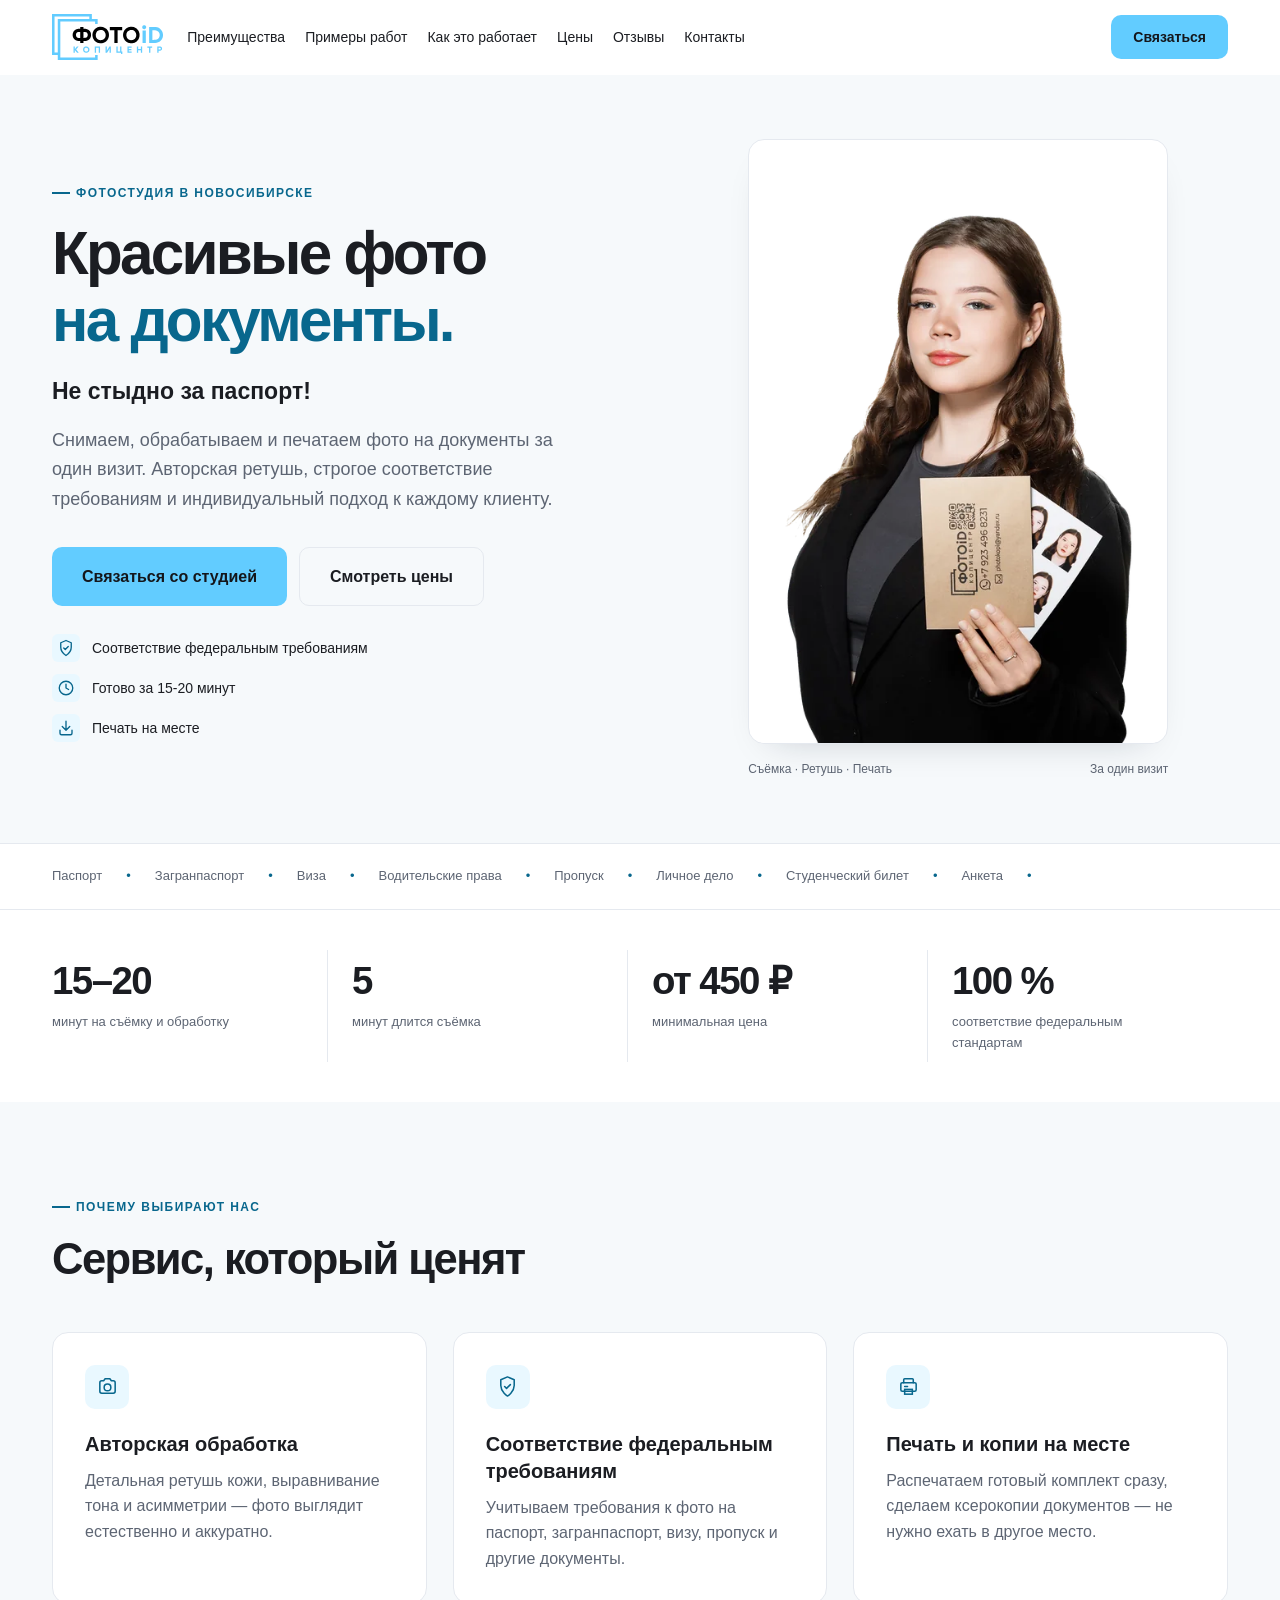
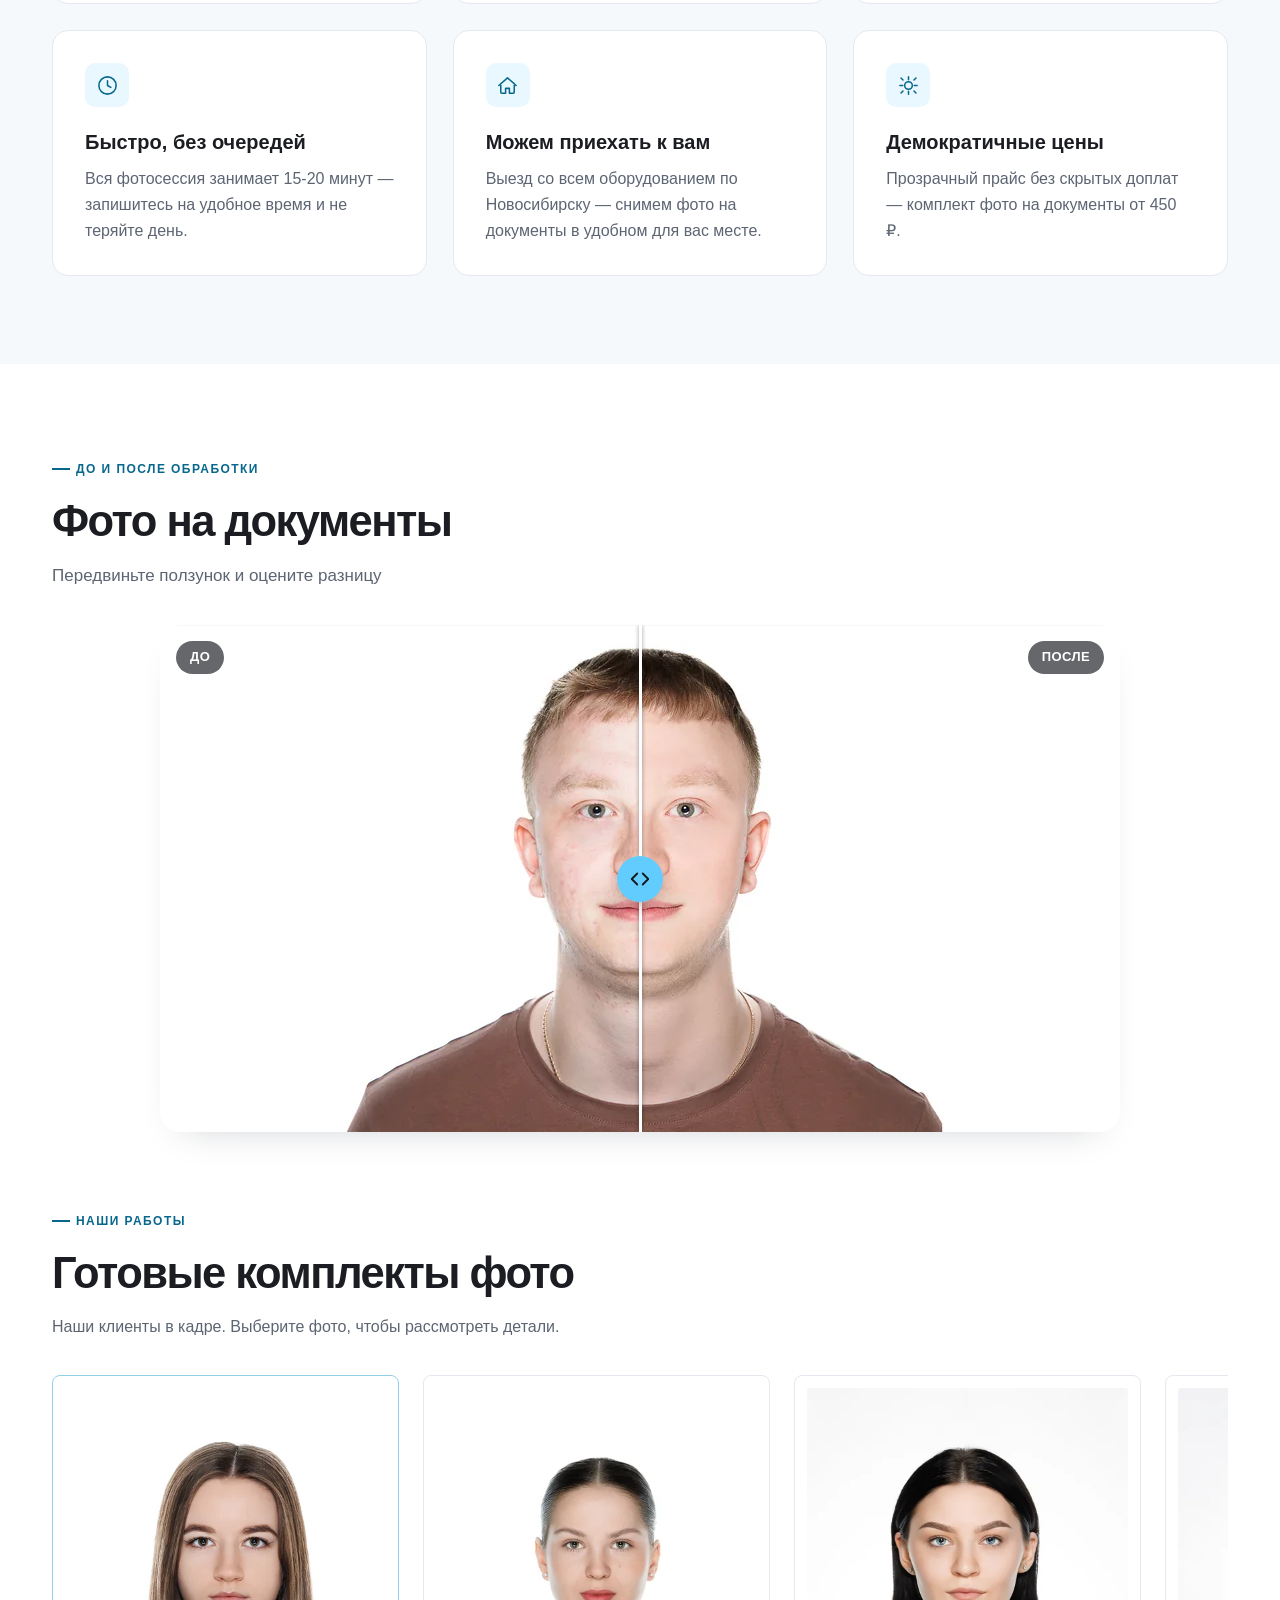
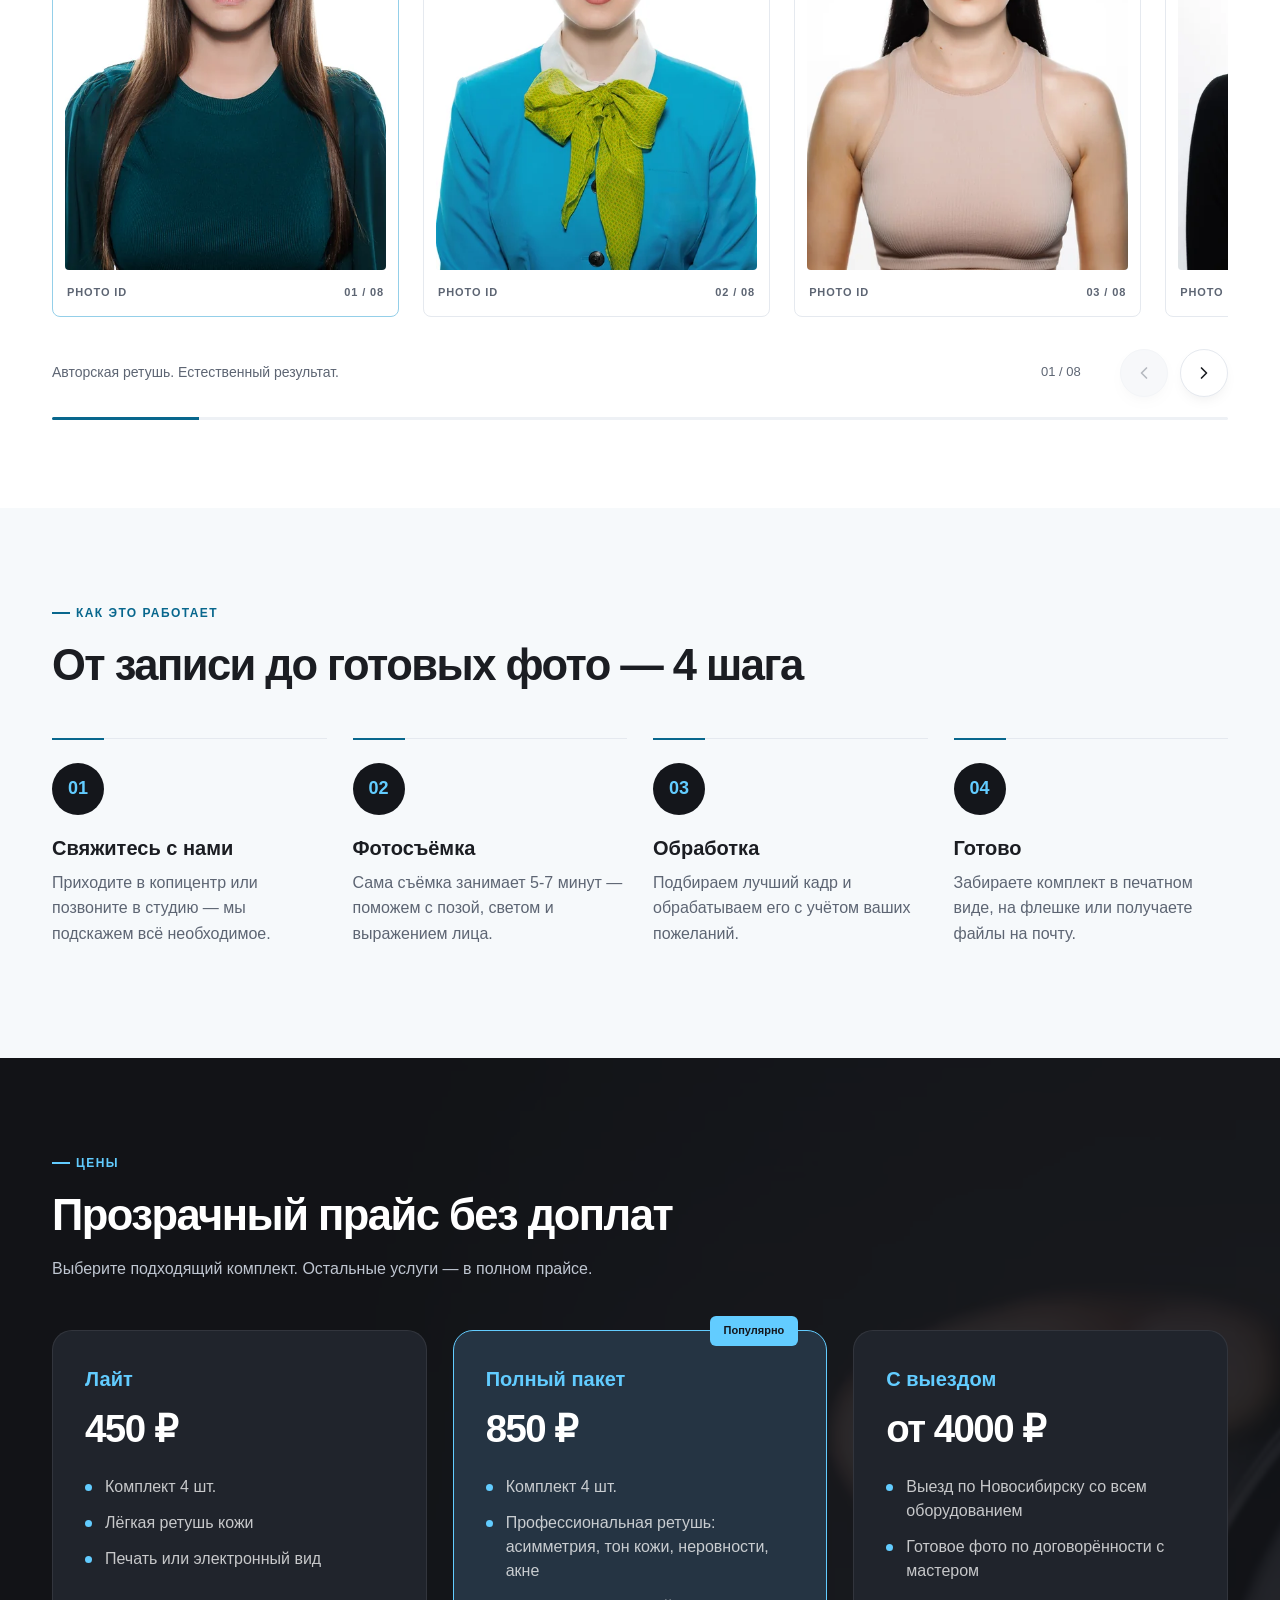
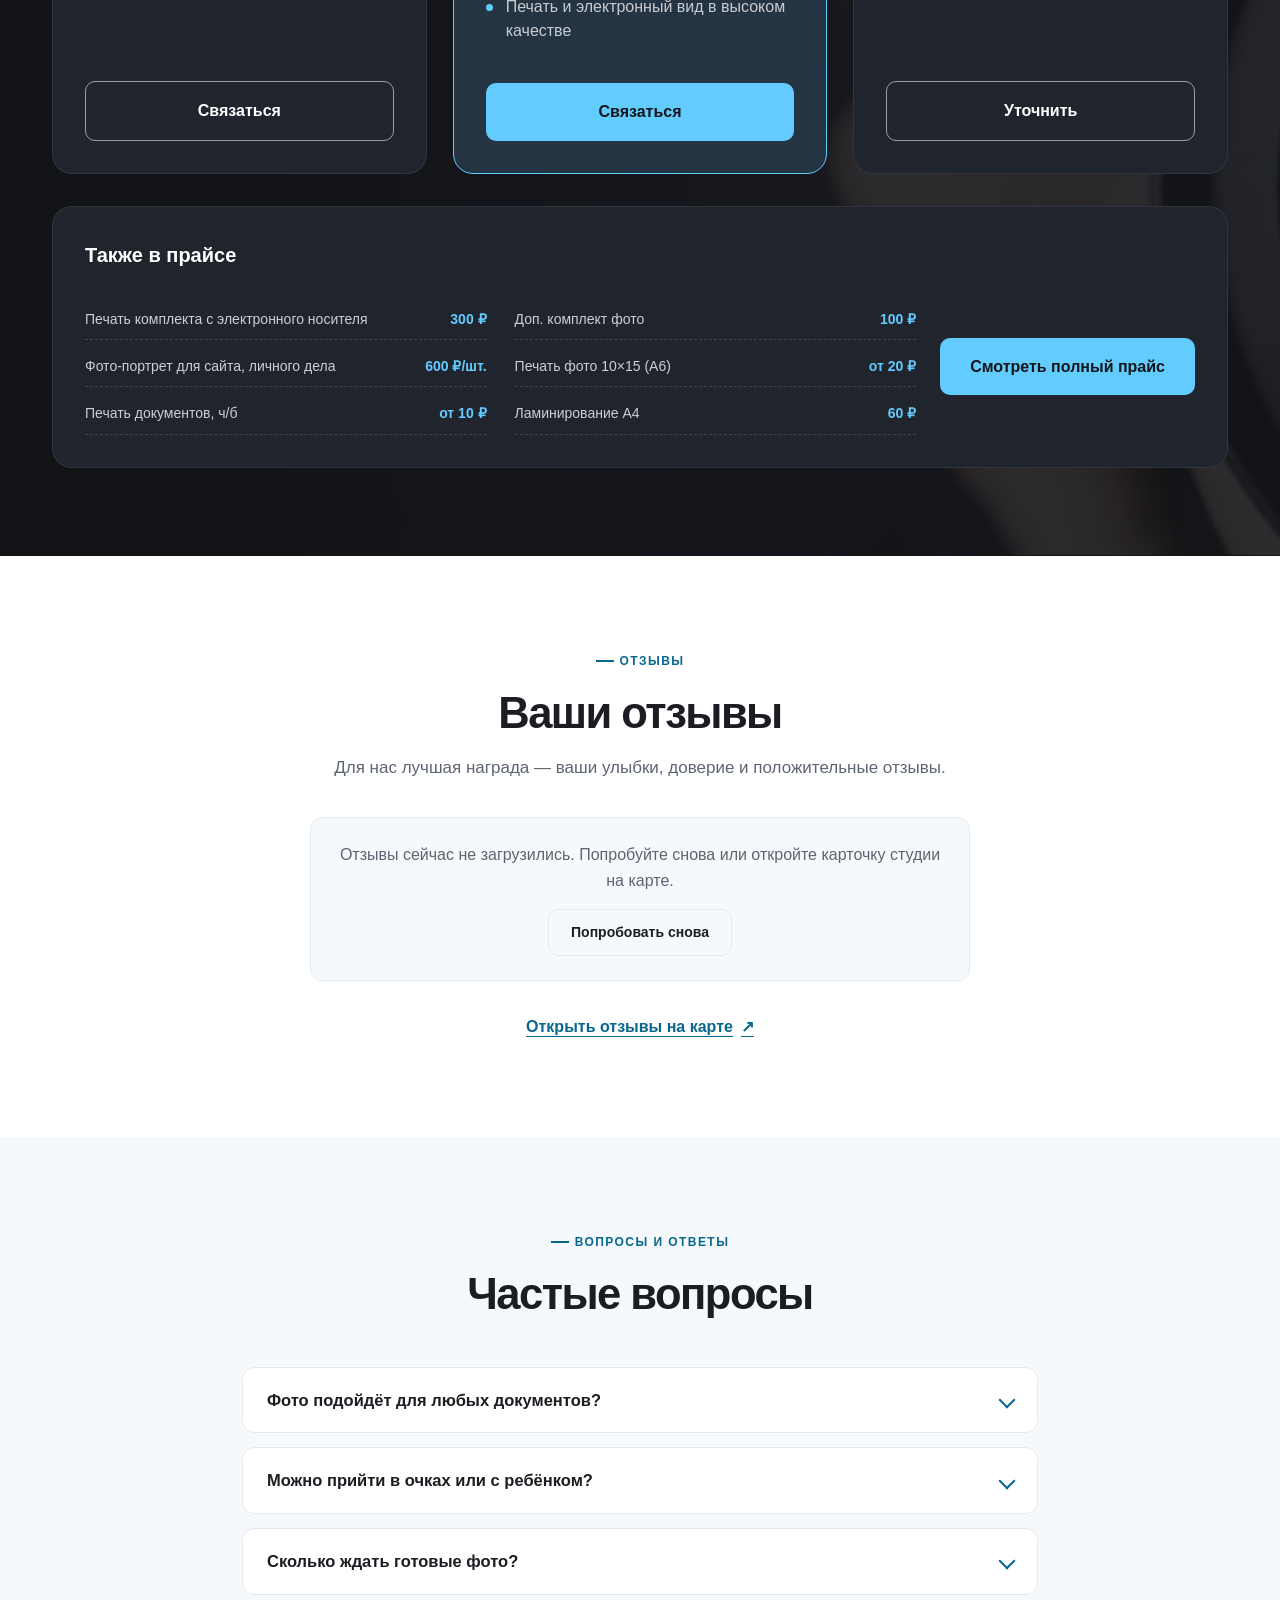
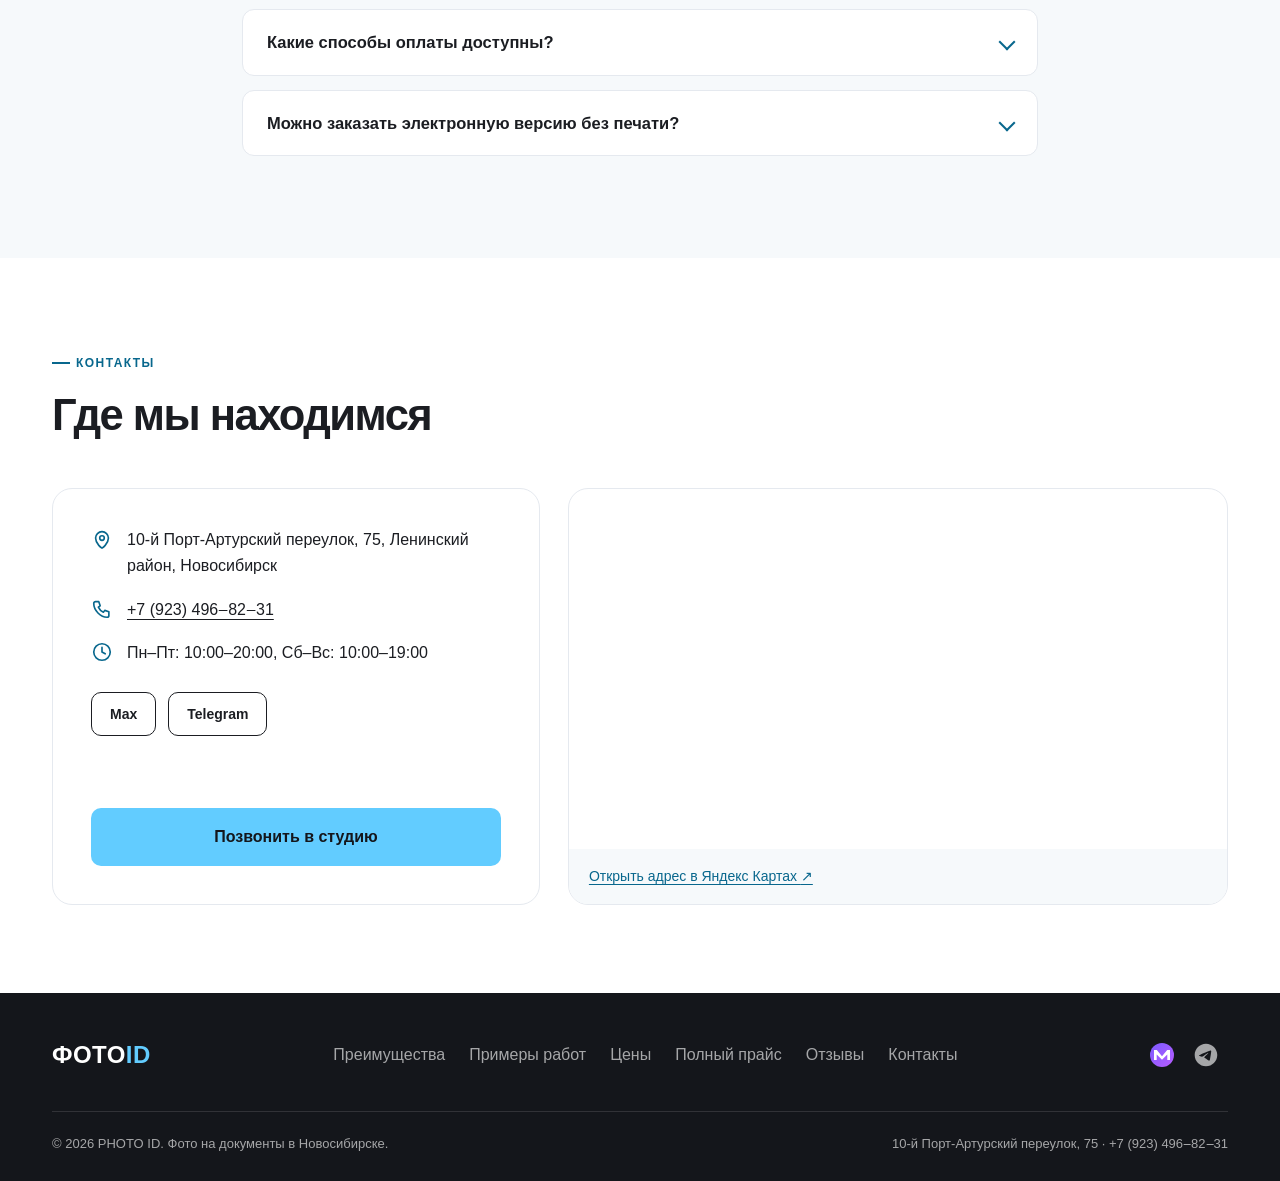
<file: index.html>
<!DOCTYPE html>
<html lang="ru">
  <head>
    <meta charset="UTF-8" />
    <meta name="viewport" content="width=device-width, initial-scale=1.0" />
    <!-- SEO:start -->
    <title>Фото на документы в Новосибирске от 450 ₽ — PHOTO ID</title>
    <meta name="description" content="Фото на паспорт, загранпаспорт и визу в Новосибирске от 450 ₽. Ретушь и печать за 15–20 минут. PHOTO ID: 10-й Порт-Артурский переулок, 75." />
    <link rel="canonical" href="https://evgenii-nikonov.github.io/photoid/" />
    <link rel="sitemap" type="application/xml" href="https://evgenii-nikonov.github.io/photoid/sitemap.xml" />
    <meta property="og:type" content="website" />
    <meta property="og:locale" content="ru_RU" />
    <meta property="og:site_name" content="PHOTO ID" />
    <meta property="og:title" content="Фото на документы в Новосибирске от 450 ₽ — PHOTO ID" />
    <meta property="og:description" content="Фото на паспорт, загранпаспорт и визу в Новосибирске от 450 ₽. Ретушь и печать за 15–20 минут. PHOTO ID: 10-й Порт-Артурский переулок, 75." />
    <meta property="og:url" content="https://evgenii-nikonov.github.io/photoid/" />
    <meta property="og:image" content="https://evgenii-nikonov.github.io/photoid/images/social-cover.png" />
    <meta property="og:image:width" content="1200" />
    <meta property="og:image:height" content="630" />
    <meta property="og:image:alt" content="PHOTO ID — фото на документы в Новосибирске от 450 рублей" />
    <meta name="twitter:card" content="summary_large_image" />
    <meta name="yandex-metrika-id" content="" />
    <script type="application/ld+json">
{
  "@context": "https://schema.org",
  "@graph": [
    {
      "@type": "LocalBusiness",
      "@id": "https://evgenii-nikonov.github.io/photoid/#studio",
      "name": "PHOTO ID",
      "url": "https://evgenii-nikonov.github.io/photoid/",
      "telephone": "+79234968231",
      "logo": "https://evgenii-nikonov.github.io/photoid/images/logo.svg",
      "image": "https://evgenii-nikonov.github.io/photoid/images/social-cover.png",
      "address": {
        "@type": "PostalAddress",
        "streetAddress": "10-й Порт-Артурский переулок, 75",
        "addressLocality": "Новосибирск",
        "addressRegion": "Новосибирская область",
        "addressCountry": "RU"
      },
      "openingHours": [
        "Mo-Fr 10:00-20:00",
        "Sa-Su 10:00-19:00"
      ],
      "areaServed": {
        "@type": "City",
        "name": "Новосибирск"
      },
      "sameAs": [
        "https://t.me/photoid1",
        "https://max.ru/u/f9LHodD0cOI4XO2QI0L5qk12dPuU03sgYtEx1xCn4u_5rWzCIyicQk673To"
      ],
      "hasOfferCatalog": {
        "@type": "OfferCatalog",
        "name": "Фото на документы",
        "itemListElement": [
          {
            "@type": "Offer",
            "name": "Лайт",
            "price": "450",
            "priceCurrency": "RUB",
            "url": "https://evgenii-nikonov.github.io/photoid/price.html#document-prices",
            "itemOffered": {
              "@type": "Service",
              "name": "Фото на документы — Лайт"
            }
          },
          {
            "@type": "Offer",
            "name": "Полный пакет",
            "price": "850",
            "priceCurrency": "RUB",
            "url": "https://evgenii-nikonov.github.io/photoid/price.html#document-prices",
            "itemOffered": {
              "@type": "Service",
              "name": "Фото на документы — Полный пакет"
            }
          }
        ]
      }
    },
    {
      "@type": "WebSite",
      "@id": "https://evgenii-nikonov.github.io/photoid/#website",
      "url": "https://evgenii-nikonov.github.io/photoid/",
      "name": "PHOTO ID",
      "inLanguage": "ru-RU",
      "publisher": {
        "@id": "https://evgenii-nikonov.github.io/photoid/#studio"
      }
    },
    {
      "@type": "WebPage",
      "@id": "https://evgenii-nikonov.github.io/photoid/#webpage",
      "url": "https://evgenii-nikonov.github.io/photoid/",
      "name": "Фото на документы в Новосибирске от 450 ₽ — PHOTO ID",
      "description": "Фото на паспорт, загранпаспорт и визу в Новосибирске от 450 ₽. Ретушь и печать за 15–20 минут. PHOTO ID: 10-й Порт-Артурский переулок, 75.",
      "inLanguage": "ru-RU",
      "isPartOf": {
        "@id": "https://evgenii-nikonov.github.io/photoid/#website"
      },
      "about": {
        "@id": "https://evgenii-nikonov.github.io/photoid/#studio"
      }
    }
  ]
}
    </script>
    <!-- SEO:end -->
    <link rel="icon" href="images/logo.svg" type="image/svg+xml" />
    <meta name="theme-color" content="#f8fafc" />
    <link rel="stylesheet" href="css/style.css" />
    <link rel="stylesheet" href="css/effects.css" />
    <link rel="stylesheet" href="css/carousel.css" />
    <link rel="stylesheet" href="css/motion.css" />
  </head>
  <body>
    <a href="#main" class="visually-hidden">Перейти к содержимому</a>

    <header class="site-header" id="site-header">
      <div class="site-header__container">
        <a href="#main" class="logo">
          <img src="images/logo.svg" alt="PHOTO ID — фото на документы" width="140" height="58" />
        </a>

        <nav class="main-nav" id="main-nav" aria-label="Основная навигация">
          <ul class="main-nav__list">
            <li><a href="#advantages">Преимущества</a></li>
            <li><a href="#examples">Примеры работ</a></li>
            <li><a href="#process">Как это работает</a></li>
            <li><a href="#pricing">Цены</a></li>
            <li><a href="#reviews">Отзывы</a></li>
            <li><a href="#contacts">Контакты</a></li>
          </ul>

          <div class="main-nav__cta">
            <a href="tel:+79234968231" class="header-phone">
              <svg class="icon" viewBox="0 0 24 24" fill="none" stroke="currentColor" stroke-width="1.8">
                <path
                  d="M5 4h3.5l1.5 4.5-2 1.5a11 11 0 0 0 5.5 5.5l1.5-2 4.5 1.5V19a2 2 0 0 1-2 2C10.5 21 3 13.5 3 6a2 2 0 0 1 2-2Z"
                  stroke-linecap="round"
                  stroke-linejoin="round"
                />
              </svg>
              <span>+7 (923) 496‒82‒31</span>
            </a>
            <a href="#contacts" class="btn btn--primary btn--sm">Связаться</a>
          </div>
        </nav>

        <div class="header__icons">
          <a
            href="https://max.ru/u/f9LHodD0cOI4XO2QI0L5qk12dPuU03sgYtEx1xCn4u_5rWzCIyicQk673To"
            class="header__icon header__icon--brand"
            aria-label="Мы в Max"
            target="_blank"
            rel="noopener"
          >
            <svg viewBox="0 0 24 24">
              <defs>
                <linearGradient id="maxGradH" x1="0%" y1="0%" x2="100%" y2="100%">
                  <stop offset="0%" stop-color="#7B5BFF" />
                  <stop offset="100%" stop-color="#B85CFF" />
                </linearGradient>
              </defs>
              <circle cx="12" cy="12" r="12" fill="url(#maxGradH)" />
              <path
                fill="#fff"
                d="M4,17 L4,7 L6.8,7 L12,13.2 L17.2,7 L20,7 L20,17 L17.3,17 L17.3,11.5 L12,16.8 L6.7,11.5 L6.7,17 Z"
              />
            </svg>
          </a>

          <a
            href="https://t.me/photoid1"
            class="header__icon"
            aria-label="Мы в Telegram"
            target="_blank"
            rel="noopener"
          >
            <svg viewBox="0 0 32 32">
              <title>telegram</title>
              <path
                d="M22.122 10.040c0.006-0 0.014-0 0.022-0 0.209 0 0.403 0.065 0.562 0.177l-0.003-0.002c0.116 0.101 0.194 0.243 0.213 0.403l0 0.003c0.020 0.122 0.031 0.262 0.031 0.405 0 0.065-0.002 0.129-0.007 0.193l0-0.009c-0.225 2.369-1.201 8.114-1.697 10.766-0.21 1.123-0.623 1.499-1.023 1.535-0.869 0.081-1.529-0.574-2.371-1.126-1.318-0.865-2.063-1.403-3.342-2.246-1.479-0.973-0.52-1.51 0.322-2.384 0.221-0.23 4.052-3.715 4.127-4.031 0.004-0.019 0.006-0.040 0.006-0.062 0-0.078-0.029-0.149-0.076-0.203l0 0c-0.052-0.034-0.117-0.053-0.185-0.053-0.045 0-0.088 0.009-0.128 0.024l0.002-0.001q-0.198 0.045-6.316 4.174c-0.445 0.351-1.007 0.573-1.619 0.599l-0.006 0c-0.867-0.105-1.654-0.298-2.401-0.573l0.074 0.024c-0.938-0.306-1.683-0.467-1.619-0.985q0.051-0.404 1.114-0.827 6.548-2.853 8.733-3.761c1.607-0.853 3.47-1.555 5.429-2.010l0.157-0.031zM15.93 1.025c-8.302 0.020-15.025 6.755-15.025 15.060 0 8.317 6.742 15.060 15.060 15.060s15.060-6.742 15.060-15.060c0-8.305-6.723-15.040-15.023-15.060h-0.002q-0.035-0-0.070 0z"
              ></path>
            </svg>
          </a>
        </div>

        <button class="burger" id="burger" aria-label="Открыть меню" aria-expanded="false" aria-controls="main-nav">
          <span></span><span></span><span></span>
        </button>
      </div>
    </header>

    <div class="nav-overlay" id="nav-overlay"></div>

    <main id="main" tabindex="-1">
      <section class="hero">
        <div class="hero__container">
          <div class="hero__text">
            <p class="eyebrow">Фотостудия в Новосибирске</p>
            <h1 class="hero__title">Красивые фото <span>на документы.</span></h1>
            <p class="hero__subtitle">Не стыдно за паспорт!</p>
            <p class="hero__description">
              Снимаем, обрабатываем и печатаем фото на документы за один визит. Авторская ретушь, строгое соответствие
              требованиям и индивидуальный подход к каждому клиенту.
            </p>

            <div class="hero__cta">
              <a href="#contacts" class="btn btn--primary">Связаться со студией</a>
              <a href="#pricing" class="btn btn--outline">Смотреть цены</a>
            </div>

            <ul class="hero__badges">
              <li>
                <svg class="icon" viewBox="0 0 24 24" fill="none" stroke="currentColor" stroke-width="1.8">
                  <path d="M12 22s7-4.5 7-11V5l-7-3-7 3v6c0 6.5 7 11 7 11Z" stroke-linejoin="round" />
                  <path d="m9 12 2 2 4-4" stroke-linecap="round" stroke-linejoin="round" />
                </svg>
                Соответствие федеральным требованиям
              </li>
              <li>
                <svg class="icon" viewBox="0 0 24 24" fill="none" stroke="currentColor" stroke-width="1.8">
                  <circle cx="12" cy="12" r="9" />
                  <path d="M12 7v5l3.5 2" stroke-linecap="round" stroke-linejoin="round" />
                </svg>
                Готово за 15-20 минут
              </li>
              <li>
                <svg class="icon" viewBox="0 0 24 24" fill="none" stroke="currentColor" stroke-width="1.8">
                  <path
                    d="M4 15v4a2 2 0 0 0 2 2h12a2 2 0 0 0 2-2v-4M7 10l5 5 5-5M12 15V3"
                    stroke-linecap="round"
                    stroke-linejoin="round"
                  />
                </svg>
                Печать на месте
              </li>
            </ul>
          </div>

          <figure class="hero__media">
            <div class="hero__photo-frame">
              <img
                src="images/optimized/portrait-800.webp"
                srcset="images/optimized/portrait-480.webp 480w, images/optimized/portrait-800.webp 800w"
                sizes="(max-width: 600px) 80vw, (max-width: 900px) 360px, 420px"
                width="800" height="1200" fetchpriority="high" decoding="async"
                alt="Пример портрета для документов в студии PHOTO ID"
                class="hero__image"
              />
            </div>
            <figcaption class="hero__caption">
              <span>Съёмка · Ретушь · Печать</span>
              <span>За один визит</span>
            </figcaption>
          </figure>
        </div>
      </section>

      <div class="marquee" aria-label="Фото для ваших документов">
        <div class="marquee__track">
          <span class="marquee__item">Паспорт<span>•</span></span>
          <span class="marquee__item">Загранпаспорт<span>•</span></span>
          <span class="marquee__item">Виза<span>•</span></span>
          <span class="marquee__item">Водительские права<span>•</span></span>
          <span class="marquee__item">Пропуск<span>•</span></span>
          <span class="marquee__item">Личное дело<span>•</span></span>
          <span class="marquee__item">Студенческий билет<span>•</span></span>
          <span class="marquee__item">Анкета<span>•</span></span>
        </div>
      </div>

      <section class="metrics">
        <div class="metrics__container">
          <div class="metric">
            <div class="metric__value">15–20</div>
            <p class="metric__label">минут на съёмку и обработку</p>
          </div>
          <div class="metric">
            <div class="metric__value"><span>5</span></div>
            <p class="metric__label">минут длится съёмка</p>
          </div>
          <div class="metric">
            <div class="metric__value">от <span>450</span> ₽</div>
            <p class="metric__label">минимальная цена</p>
          </div>
          <div class="metric">
            <div class="metric__value"><span>100</span> %</div>
            <p class="metric__label">соответствие федеральным стандартам</p>
          </div>
        </div>
      </section>

      <section class="advantages" id="advantages">
        <div class="advantages__container">
          <p class="eyebrow eyebrow--center">Почему выбирают нас</p>
          <h2 class="common-title">Сервис, который ценят</h2>

          <div class="advantages__grid">
            <article class="advantage-card">
              <span class="advantage-card__icon">
                <svg viewBox="0 0 24 24" fill="none" stroke="currentColor" stroke-width="1.6">
                  <path
                    d="M4 8a2 2 0 0 1 2-2h2l1.5-2h5L16 6h2a2 2 0 0 1 2 2v9a2 2 0 0 1-2 2H6a2 2 0 0 1-2-2V8Z"
                    stroke-linejoin="round"
                  />
                  <circle cx="12" cy="13" r="3.5" />
                </svg>
              </span>
              <h3>Авторская обработка</h3>
              <p>Детальная ретушь кожи, выравнивание тона и асимметрии — фото выглядит естественно и аккуратно.</p>
            </article>

            <article class="advantage-card">
              <span class="advantage-card__icon">
                <svg viewBox="0 0 24 24" fill="none" stroke="currentColor" stroke-width="1.6">
                  <path d="M12 22s7-4.5 7-11V5l-7-3-7 3v6c0 6.5 7 11 7 11Z" stroke-linejoin="round" />
                  <path d="m9 12 2 2 4-4" stroke-linecap="round" stroke-linejoin="round" />
                </svg>
              </span>
              <h3>Соответствие федеральным требованиям</h3>
              <p>Учитываем требования к фото на паспорт, загранпаспорт, визу, пропуск и другие документы.</p>
            </article>

            <article class="advantage-card">
              <span class="advantage-card__icon">
                <svg viewBox="0 0 24 24" fill="none" stroke="currentColor" stroke-width="1.6">
                  <rect x="4" y="8" width="16" height="9" rx="1.5" />
                  <path d="M7 8V5a1 1 0 0 1 1-1h8a1 1 0 0 1 1 1v3M8 12h3" stroke-linecap="round" />
                  <rect x="8" y="15" width="8" height="5" />
                </svg>
              </span>
              <h3>Печать и копии на месте</h3>
              <p>Распечатаем готовый комплект сразу, сделаем ксерокопии документов — не нужно ехать в другое место.</p>
            </article>

            <article class="advantage-card">
              <span class="advantage-card__icon">
                <svg viewBox="0 0 24 24" fill="none" stroke="currentColor" stroke-width="1.6">
                  <circle cx="12" cy="12" r="9" />
                  <path d="M12 7v5l3.5 2" stroke-linecap="round" stroke-linejoin="round" />
                </svg>
              </span>
              <h3>Быстро, без очередей</h3>
              <p>Вся фотосессия занимает 15-20 минут — запишитесь на удобное время и не теряйте день.</p>
            </article>

            <article class="advantage-card">
              <span class="advantage-card__icon">
                <svg viewBox="0 0 24 24" fill="none" stroke="currentColor" stroke-width="1.6">
                  <path
                    d="M3 12 12 4l9 8M5 10v9a1 1 0 0 0 1 1h4v-5h4v5h4a1 1 0 0 0 1-1v-9"
                    stroke-linecap="round"
                    stroke-linejoin="round"
                  />
                </svg>
              </span>
              <h3>Можем приехать к вам</h3>
              <p>Выезд со всем оборудованием по Новосибирску — снимем фото на документы в удобном для вас месте.</p>
            </article>

            <article class="advantage-card">
              <span class="advantage-card__icon">
                <svg viewBox="0 0 24 24" fill="none" stroke="currentColor" stroke-width="1.6">
                  <path
                    d="M12 3v3M12 18v3M4.2 4.2l2.1 2.1M17.7 17.7l2.1 2.1M3 12h3M18 12h3M4.2 19.8l2.1-2.1M17.7 6.3l2.1-2.1"
                    stroke-linecap="round"
                  />
                  <circle cx="12" cy="12" r="4" />
                </svg>
              </span>
              <h3>Демократичные цены</h3>
              <p>Прозрачный прайс без скрытых доплат — комплект фото на документы от 450 ₽.</p>
            </article>
          </div>
        </div>
      </section>

      <section class="examples" id="examples">
        <div class="examples__container">
          <p class="eyebrow eyebrow--center">До и после обработки</p>
          <h2 class="examples__title common-title">Фото на документы</h2>
          <p class="examples__subtitle">Передвиньте ползунок и оцените разницу</p>

          <div class="flex-wrapper">
            <div class="compare-container">
              <img src="images/optimized/after-1600.webp" srcset="images/optimized/after-960.webp 960w, images/optimized/after-1600.webp 1600w" sizes="(max-width: 960px) 92vw, 880px" width="1600" height="844" loading="lazy" decoding="async" class="compare-img after" alt="Фото после обработки" />
              <img src="images/optimized/before-1600.webp" srcset="images/optimized/before-960.webp 960w, images/optimized/before-1600.webp 1600w" sizes="(max-width: 960px) 92vw, 880px" width="1600" height="844" loading="lazy" decoding="async" class="compare-img before" alt="Фото до обработки" />
              <div class="slider-line" role="slider" aria-label="Доля фотографии до обработки" aria-valuemin="0" aria-valuemax="100" aria-valuenow="50" aria-valuetext="До обработки: 50%" tabindex="0">
                <span class="slider-handle">
                  <svg viewBox="0 0 24 24" fill="none" stroke="currentColor" stroke-width="2">
                    <path d="m9 6-6 6 6 6M15 6l6 6-6 6" stroke-linecap="round" stroke-linejoin="round" />
                  </svg>
                </span>
              </div>
              <span class="compare-tag compare-tag--before">До</span>
              <span class="compare-tag compare-tag--after">После</span>
            </div>
          </div>

          <div class="examples__gallery-head">
            <noscript><p class="no-js-note">Сверху — фото после обработки, ниже — до обработки. Для интерактивного сравнения включите JavaScript.</p></noscript>
            <p class="eyebrow eyebrow--center">Наши работы</p>
            <h2 class="common-title">Готовые комплекты фото</h2>
            <p class="section-description gallery-description">Наши клиенты в кадре. Выберите фото, чтобы рассмотреть детали.</p>
          </div>

          <div class="examples__carousel carousel" role="region" aria-label="Галерея готовых фотографий">

            <div class="carousel-track-wrapper" tabindex="0" aria-label="Фотографии: прокрутите или используйте стрелки клавиатуры">
              <div class="carousel-track">
                <figure class="carousel-item">
                  <a class="photo-open" href="images/optimized/example-1-960.webp" data-photo-index="0" aria-label="Открыть фото 1 в крупном размере">
                    <img src="images/optimized/example-1-480.webp" srcset="images/optimized/example-1-480.webp 480w, images/optimized/example-1-960.webp 960w" sizes="(max-width: 600px) 75vw, (max-width: 900px) 45vw, 360px" width="480" height="720" decoding="async" alt="Пример фото на документы 1" loading="lazy" />
                    <span class="photo-open__zoom" aria-hidden="true">↗</span>
                  </a>
                  <figcaption class="photo-caption"><span>PHOTO ID</span><span>01 / 08</span></figcaption>
                </figure>
                <figure class="carousel-item">
                  <a class="photo-open" href="images/optimized/example-2-960.webp" data-photo-index="1" aria-label="Открыть фото 2 в крупном размере">
                    <img src="images/optimized/example-2-480.webp" srcset="images/optimized/example-2-480.webp 480w, images/optimized/example-2-960.webp 960w" sizes="(max-width: 600px) 75vw, (max-width: 900px) 45vw, 360px" width="480" height="720" decoding="async" alt="Пример фото на документы 2" loading="lazy" />
                    <span class="photo-open__zoom" aria-hidden="true">↗</span>
                  </a>
                  <figcaption class="photo-caption"><span>PHOTO ID</span><span>02 / 08</span></figcaption>
                </figure>
                <figure class="carousel-item">
                  <a class="photo-open" href="images/optimized/example-3-960.webp" data-photo-index="2" aria-label="Открыть фото 3 в крупном размере">
                    <img src="images/optimized/example-3-480.webp" srcset="images/optimized/example-3-480.webp 480w, images/optimized/example-3-960.webp 960w" sizes="(max-width: 600px) 75vw, (max-width: 900px) 45vw, 360px" width="480" height="720" decoding="async" alt="Пример фото на документы 3" loading="lazy" />
                    <span class="photo-open__zoom" aria-hidden="true">↗</span>
                  </a>
                  <figcaption class="photo-caption"><span>PHOTO ID</span><span>03 / 08</span></figcaption>
                </figure>
                <figure class="carousel-item">
                  <a class="photo-open" href="images/optimized/example-4-960.webp" data-photo-index="3" aria-label="Открыть фото 4 в крупном размере">
                    <img src="images/optimized/example-4-480.webp" srcset="images/optimized/example-4-480.webp 480w, images/optimized/example-4-960.webp 960w" sizes="(max-width: 600px) 75vw, (max-width: 900px) 45vw, 360px" width="480" height="720" decoding="async" alt="Пример фото на документы 4" loading="lazy" />
                    <span class="photo-open__zoom" aria-hidden="true">↗</span>
                  </a>
                  <figcaption class="photo-caption"><span>PHOTO ID</span><span>04 / 08</span></figcaption>
                </figure>
                <figure class="carousel-item">
                  <a class="photo-open" href="images/optimized/example-5-960.webp" data-photo-index="4" aria-label="Открыть фото 5 в крупном размере">
                    <img src="images/optimized/example-5-480.webp" srcset="images/optimized/example-5-480.webp 480w, images/optimized/example-5-960.webp 960w" sizes="(max-width: 600px) 75vw, (max-width: 900px) 45vw, 360px" width="480" height="720" decoding="async" alt="Пример фото на документы 5" loading="lazy" />
                    <span class="photo-open__zoom" aria-hidden="true">↗</span>
                  </a>
                  <figcaption class="photo-caption"><span>PHOTO ID</span><span>05 / 08</span></figcaption>
                </figure>
                <figure class="carousel-item">
                  <a class="photo-open" href="images/optimized/example-6-960.webp" data-photo-index="5" aria-label="Открыть фото 6 в крупном размере">
                    <img src="images/optimized/example-6-480.webp" srcset="images/optimized/example-6-480.webp 480w, images/optimized/example-6-960.webp 960w" sizes="(max-width: 600px) 75vw, (max-width: 900px) 45vw, 360px" width="480" height="720" decoding="async" alt="Пример фото на документы 6" loading="lazy" />
                    <span class="photo-open__zoom" aria-hidden="true">↗</span>
                  </a>
                  <figcaption class="photo-caption"><span>PHOTO ID</span><span>06 / 08</span></figcaption>
                </figure>
                <figure class="carousel-item">
                  <a class="photo-open" href="images/optimized/example-7-960.webp" data-photo-index="6" aria-label="Открыть фото 7 в крупном размере">
                    <img src="images/optimized/example-7-480.webp" srcset="images/optimized/example-7-480.webp 480w, images/optimized/example-7-960.webp 960w" sizes="(max-width: 600px) 75vw, (max-width: 900px) 45vw, 360px" width="480" height="720" decoding="async" alt="Пример фото на документы 7" loading="lazy" />
                    <span class="photo-open__zoom" aria-hidden="true">↗</span>
                  </a>
                  <figcaption class="photo-caption"><span>PHOTO ID</span><span>07 / 08</span></figcaption>
                </figure>
                <figure class="carousel-item">
                  <a class="photo-open" href="images/optimized/example-8-960.webp" data-photo-index="7" aria-label="Открыть фото 8 в крупном размере">
                    <img src="images/optimized/example-8-480.webp" srcset="images/optimized/example-8-480.webp 480w, images/optimized/example-8-960.webp 960w" sizes="(max-width: 600px) 75vw, (max-width: 900px) 45vw, 360px" width="480" height="720" decoding="async" alt="Пример фото на документы 8" loading="lazy" />
                    <span class="photo-open__zoom" aria-hidden="true">↗</span>
                  </a>
                  <figcaption class="photo-caption"><span>PHOTO ID</span><span>08 / 08</span></figcaption>
                </figure>
              </div>
            </div>

            <div class="carousel__footer">
              <p class="gallery-hint">Авторская ретушь. Естественный результат.</p>
              <div class="gallery-controls">
                <span class="gallery-position" aria-live="polite" aria-atomic="true">01 / 08</span>
            <button class="arrow left" aria-label="Предыдущие фото">
              <svg viewBox="0 0 24 24" fill="none" stroke="currentColor" stroke-width="2">
                <path d="m15 6-6 6 6 6" stroke-linecap="round" stroke-linejoin="round" />
              </svg>
            </button>
            <button class="arrow right" aria-label="Следующие фото">
              <svg viewBox="0 0 24 24" fill="none" stroke="currentColor" stroke-width="2">
                <path d="m9 6 6 6-6 6" stroke-linecap="round" stroke-linejoin="round" />
              </svg>
            </button>
              </div>
              <div class="gallery-progress" aria-hidden="true"><span></span></div>
            </div>
          </div>
        </div>
      </section>

      <section class="process" id="process">
        <div class="process__container">
          <p class="eyebrow eyebrow--center">Как это работает</p>
          <h2 class="common-title">От записи до готовых фото — 4 шага</h2>

          <ol class="process__list">
            <li class="process-step">
              <span class="process-step__num">01</span>
              <h3>Свяжитесь с нами</h3>

              <p>Приходите в копицентр или позвоните в студию — мы подскажем всё необходимое.</p>
            </li>
            <li class="process-step">
              <span class="process-step__num">02</span>
              <h3>Фотосъёмка</h3>
              <p>Сама съёмка занимает 5-7 минут — поможем с позой, светом и выражением лица.</p>
            </li>
            <li class="process-step">
              <span class="process-step__num">03</span>
              <h3>Обработка</h3>
              <p>Подбираем лучший кадр и обрабатываем его с учётом ваших пожеланий.</p>
            </li>
            <li class="process-step">
              <span class="process-step__num">04</span>
              <h3>Готово</h3>
              <p>Забираете комплект в печатном виде, на флешке или получаете файлы на почту.</p>
            </li>
          </ol>
        </div>
      </section>

      <section class="pricing" id="pricing">
        <video
          class="pricing__bg-video"
          muted
          loop
          playsinline
          preload="none"
          poster="images/intro2.jpg"
          aria-hidden="true"
        >
          <source data-src="assets/video/studio-bg.mp4" type="video/mp4" />
        </video>
        <div class="pricing__overlay" aria-hidden="true"></div>
        <div class="pricing__container">
          <p class="eyebrow eyebrow--center">Цены</p>
          <h2 class="common-title">Прозрачный прайс без доплат</h2>
          <p class="section-description">Выберите подходящий комплект. Остальные услуги — в полном прайсе.</p>

          <div class="pricing__grid">
            <article class="price-card">
              <h3 class="price-card__name">Лайт</h3>
              <p class="price-card__price">450 ₽</p>
              <ul class="price-card__list">
                <li>Комплект 4 шт.</li>
                <li>Лёгкая ретушь кожи</li>
                <li>Печать или электронный вид</li>
              </ul>
              <a href="#contacts" class="btn btn--outline btn--block">Связаться</a>
            </article>

            <article class="price-card price-card--popular">
              <span class="price-card__badge">Популярно</span>
              <h3 class="price-card__name">Полный пакет</h3>
              <p class="price-card__price">850 ₽</p>
              <ul class="price-card__list">
                <li>Комплект 4 шт.</li>
                <li>Профессиональная ретушь: асимметрия, тон кожи, неровности, акне</li>
                <li>Печать и электронный вид в высоком качестве</li>
              </ul>
              <a href="#contacts" class="btn btn--primary btn--block">Связаться</a>
            </article>

            <article class="price-card">
              <h3 class="price-card__name">С выездом</h3>
              <p class="price-card__price">от 4000 ₽</p>
              <ul class="price-card__list">
                <li>Выезд по Новосибирску со всем оборудованием</li>
                <li>Готовое фото по договорённости с мастером</li>
              </ul>
              <a href="#contacts" class="btn btn--outline btn--block">Уточнить</a>
            </article>
          </div>

          <div class="pricing__extra">
            <h3>Также в прайсе</h3>
            <ul class="pricing__extra-list">
              <li><span>Печать комплекта с электронного носителя</span><b>300 ₽</b></li>
              <li><span>Доп. комплект фото</span><b>100 ₽</b></li>
              <li><span>Фото-портрет для сайта, личного дела</span><b>600 ₽/шт.</b></li>
              <li><span>Печать фото 10×15 (А6)</span><b>от 20 ₽</b></li>
              <li><span>Печать документов, ч/б</span><b>от 10 ₽</b></li>
              <li><span>Ламинирование А4</span><b>60 ₽</b></li>
            </ul>
            <a href="price.html" class="btn btn--primary">Смотреть полный прайс</a>
          </div>
        </div>
      </section>

      <section class="feedback" id="reviews">
        <div class="feedback__container">
          <p class="eyebrow eyebrow--center">Отзывы</p>
          <h2 class="feedback__title common-title">Ваши отзывы</h2>
          <p class="feedback__subtitle">Для нас лучшая награда — ваши улыбки, доверие и положительные отзывы.</p>
          <div class="reviews-status" role="status">
            <p id="reviews-message">Отзывы доступны в карточке студии на карте.</p>
            <button class="btn btn--outline btn--sm" type="button" id="reviews-retry" hidden>Попробовать снова</button>
          </div>
          <div class="sw-app" data-app="55024e90703c2088b79bbe9ac52729a4" aria-label="Отзывы клиентов" aria-busy="false"></div>
          <a class="text-link" href="https://yandex.ru/maps/?text=PHOTO%20ID%20Новосибирск%2010-й%20Порт-Артурский%2075" target="_blank" rel="noopener">Открыть отзывы на карте <span aria-hidden="true">↗</span></a>
        </div>
      </section>

      <section class="faq" id="faq">
        <div class="faq__container">
          <p class="eyebrow eyebrow--center">Вопросы и ответы</p>
          <h2 class="common-title">Частые вопросы</h2>

          <div class="accordion">
            <div class="accordion-item">
              <button class="accordion-header" type="button">Фото подойдёт для любых документов?</button>
              <div class="accordion-content">
                <p>
                  Да, мы делаем фото с учётом требований к паспорту, загранпаспорту, водительскому удостоверению, визе,
                  пропуску и личному делу. Если у вас особые требования — скажите об этом до съёмки.
                </p>
              </div>
            </div>
            <div class="accordion-item">
              <button class="accordion-header" type="button">Можно прийти в очках или с ребёнком?</button>
              <div class="accordion-content">
                <p>
                  Можно. Для большинства документов очки на фото не допускаются — на месте подскажем, как лучше сделать
                  кадр. Фотографируем детей и взрослых, в том числе фото на документы для питомцев.
                </p>
              </div>
            </div>
            <div class="accordion-item">
              <button class="accordion-header" type="button">Сколько ждать готовые фото?</button>
              <div class="accordion-content">
                <p>Обычно фотосессия и обработка занимают 15-20 минут, и вы уходите с готовым комплектом на руках.</p>
              </div>
            </div>
            <div class="accordion-item">
              <button class="accordion-header" type="button">Какие способы оплаты доступны?</button>
              <div class="accordion-content">
                <p>Принимаем наличные и оплату картой. При выезде к заказчику возможна оплата переводом.</p>
              </div>
            </div>
            <div class="accordion-item">
              <button class="accordion-header" type="button">Можно заказать электронную версию без печати?</button>
              <div class="accordion-content">
                <p>
                  Да. В пакете «Лайт» можно выбрать электронный вариант вместо печати. «Полный пакет» включает
                  печать и электронные файлы. Электронная версия уже готовой фотографии — 150 ₽.
                </p>
              </div>
            </div>
          </div>
        </div>
      </section>

      <section class="where" id="contacts">
        <div class="where__container">
          <p class="eyebrow eyebrow--center">Контакты</p>
          <h2 class="where__title common-title">Где мы находимся</h2>

          <div class="where__layout">
            <div class="contact-card">
              <ul class="contact-card__list">
                <li>
                  <svg class="icon" viewBox="0 0 24 24" fill="none" stroke="currentColor" stroke-width="1.8">
                    <path d="M12 22s7-4.5 7-11a7 7 0 1 0-14 0c0 6.5 7 11 7 11Z" stroke-linejoin="round" />
                    <circle cx="12" cy="11" r="2.5" />
                  </svg>
                  <span>10-й Порт-Артурский переулок, 75, Ленинский район, Новосибирск</span>
                </li>
                <li>
                  <svg class="icon" viewBox="0 0 24 24" fill="none" stroke="currentColor" stroke-width="1.8">
                    <path
                      d="M5 4h3.5l1.5 4.5-2 1.5a11 11 0 0 0 5.5 5.5l1.5-2 4.5 1.5V19a2 2 0 0 1-2 2C10.5 21 3 13.5 3 6a2 2 0 0 1 2-2Z"
                      stroke-linecap="round"
                      stroke-linejoin="round"
                    />
                  </svg>
                  <a href="tel:+79234968231">+7 (923) 496‒82‒31</a>
                </li>
                <li>
                  <svg class="icon" viewBox="0 0 24 24" fill="none" stroke="currentColor" stroke-width="1.8">
                    <circle cx="12" cy="12" r="9" />
                    <path d="M12 7v5l3.5 2" stroke-linecap="round" stroke-linejoin="round" />
                  </svg>
                  <span>Пн–Пт: 10:00–20:00, Сб–Вс: 10:00–19:00</span>
                </li>
              </ul>
              <div class="contact-card__socials">
                <a
                  href="https://max.ru/u/f9LHodD0cOI4XO2QI0L5qk12dPuU03sgYtEx1xCn4u_5rWzCIyicQk673To"
                  target="_blank"
                  rel="noopener"
                  aria-label="Мы в Max"
                  >Max</a
                >
                <a href="https://t.me/photoid1" target="_blank" rel="noopener" aria-label="Мы в Telegram">Telegram</a>
              </div>
              <a href="tel:+79234968231" class="btn btn--primary btn--block">Позвонить в студию</a>
            </div>

            <div class="where__map map">
              <iframe
                src="https://yandex.ru/map-widget/v1/?um=constructor%3A879d0be3b4baaa48f2556f5f6e97ea75e90715cfccce647b9ef50e7c65b0874b&amp;source=constructor"
                width="1000"
                height="500"
                loading="lazy"
                title="Карта — расположение фотостудии PHOTO ID"
              ></iframe>
              <a class="map-link" href="https://yandex.ru/maps/?text=Новосибирск%2010-й%20Порт-Артурский%20переулок%2075" target="_blank" rel="noopener">Открыть адрес в Яндекс Картах <span aria-hidden="true">↗</span></a>
            </div>
          </div>
        </div>
      </section>
    </main>

    <footer class="site-footer">
      <div class="site-footer__container">
        <div class="site-footer__top">
          <a href="#main" class="footer-logo">ФОТО<span>ID</span></a>
          <ul class="footer-nav">
            <li><a href="#advantages">Преимущества</a></li>
            <li><a href="#examples">Примеры работ</a></li>
            <li><a href="#pricing">Цены</a></li>
            <li><a href="price.html">Полный прайс</a></li>
            <li><a href="#reviews">Отзывы</a></li>
            <li><a href="#contacts">Контакты</a></li>
          </ul>
          <div class="footer-socials">
            <a
              href="https://max.ru/u/f9LHodD0cOI4XO2QI0L5qk12dPuU03sgYtEx1xCn4u_5rWzCIyicQk673To"
              target="_blank"
              rel="noopener"
              aria-label="Мы в Max"
            >
              <svg viewBox="0 0 24 24">
                <defs>
                  <linearGradient id="maxGradF" x1="0%" y1="0%" x2="100%" y2="100%">
                    <stop offset="0%" stop-color="#7B5BFF" />
                    <stop offset="100%" stop-color="#B85CFF" />
                  </linearGradient>
                </defs>
                <circle cx="12" cy="12" r="12" fill="url(#maxGradF)" />
                <path
                  fill="#fff"
                  d="M4,17 L4,7 L6.8,7 L12,13.2 L17.2,7 L20,7 L20,17 L17.3,17 L17.3,11.5 L12,16.8 L6.7,11.5 L6.7,17 Z"
                />
              </svg>
            </a>
            <a href="https://t.me/photoid1" target="_blank" rel="noopener" aria-label="Мы в Telegram">
              <svg viewBox="0 0 32 32">
                <path
                  d="M22.122 10.040c0.006-0 0.014-0 0.022-0 0.209 0 0.403 0.065 0.562 0.177l-0.003-0.002c0.116 0.101 0.194 0.243 0.213 0.403l0 0.003c0.020 0.122 0.031 0.262 0.031 0.405 0 0.065-0.002 0.129-0.007 0.193l0-0.009c-0.225 2.369-1.201 8.114-1.697 10.766-0.21 1.123-0.623 1.499-1.023 1.535-0.869 0.081-1.529-0.574-2.371-1.126-1.318-0.865-2.063-1.403-3.342-2.246-1.479-0.973-0.52-1.51 0.322-2.384 0.221-0.23 4.052-3.715 4.127-4.031 0.004-0.019 0.006-0.040 0.006-0.062 0-0.078-0.029-0.149-0.076-0.203l0 0c-0.052-0.034-0.117-0.053-0.185-0.053-0.045 0-0.088 0.009-0.128 0.024l0.002-0.001q-0.198 0.045-6.316 4.174c-0.445 0.351-1.007 0.573-1.619 0.599l-0.006 0c-0.867-0.105-1.654-0.298-2.401-0.573l0.074 0.024c-0.938-0.306-1.683-0.467-1.619-0.985q0.051-0.404 1.114-0.827 6.548-2.853 8.733-3.761c1.607-0.853 3.47-1.555 5.429-2.010l0.157-0.031zM15.93 1.025c-8.302 0.020-15.025 6.755-15.025 15.060 0 8.317 6.742 15.060 15.060 15.060s15.060-6.742 15.060-15.060c0-8.305-6.723-15.040-15.023-15.060h-0.002q-0.035-0-0.070 0z"
                ></path>
              </svg>
            </a>
          </div>
        </div>

        <div class="site-footer__bottom">
          <p>© <span id="year"></span> PHOTO ID. Фото на документы в Новосибирске.</p>
          <p>10-й Порт-Артурский переулок, 75 · +7 (923) 496‒82‒31</p>
        </div>
      </div>
    </footer>

    <a href="tel:+79234968231" class="mobile-cta">
      <svg class="icon" viewBox="0 0 24 24" fill="none" stroke="currentColor" stroke-width="1.8">
        <path
          d="M5 4h3.5l1.5 4.5-2 1.5a11 11 0 0 0 5.5 5.5l1.5-2 4.5 1.5V19a2 2 0 0 1-2 2C10.5 21 3 13.5 3 6a2 2 0 0 1 2-2Z"
          stroke-linecap="round"
          stroke-linejoin="round"
        />
      </svg>
      Позвонить в студию
    </a>

    <dialog class="photo-dialog" aria-labelledby="photo-dialog-title">
      <div class="photo-dialog__header">
        <h2 id="photo-dialog-title">Готовые фото <span class="photo-dialog__count" aria-live="polite" aria-atomic="true"></span></h2>
        <button class="photo-dialog__close" type="button" aria-label="Закрыть просмотр фото" autofocus>×</button>
      </div>
      <div class="photo-dialog__image-wrap">
        <img class="photo-dialog__image" width="960" height="1440" alt="" decoding="async" />
        <p class="photo-dialog__status" role="status">Загружаем фото…</p>
      </div>
      <div class="photo-dialog__footer">
        <button class="arrow photo-dialog__prev" type="button" aria-label="Предыдущее фото">←</button>
        <p>Съёмка и авторская ретушь в PHOTO ID</p>
        <button class="arrow photo-dialog__next" type="button" aria-label="Следующее фото">→</button>
      </div>
    </dialog>

    <script src="js/beforeAfterSlider.js" defer></script>
    <script src="js/carousel.js" defer></script>
    <script src="js/priceAccordeon.js" defer></script>
    <script src="js/main.js" defer></script>
    <script src="js/effects.js" defer></script>
    <script src="js/motion.js" defer></script>
    <script src="js/analytics.js" defer></script>
  </body>
</html>
</file>
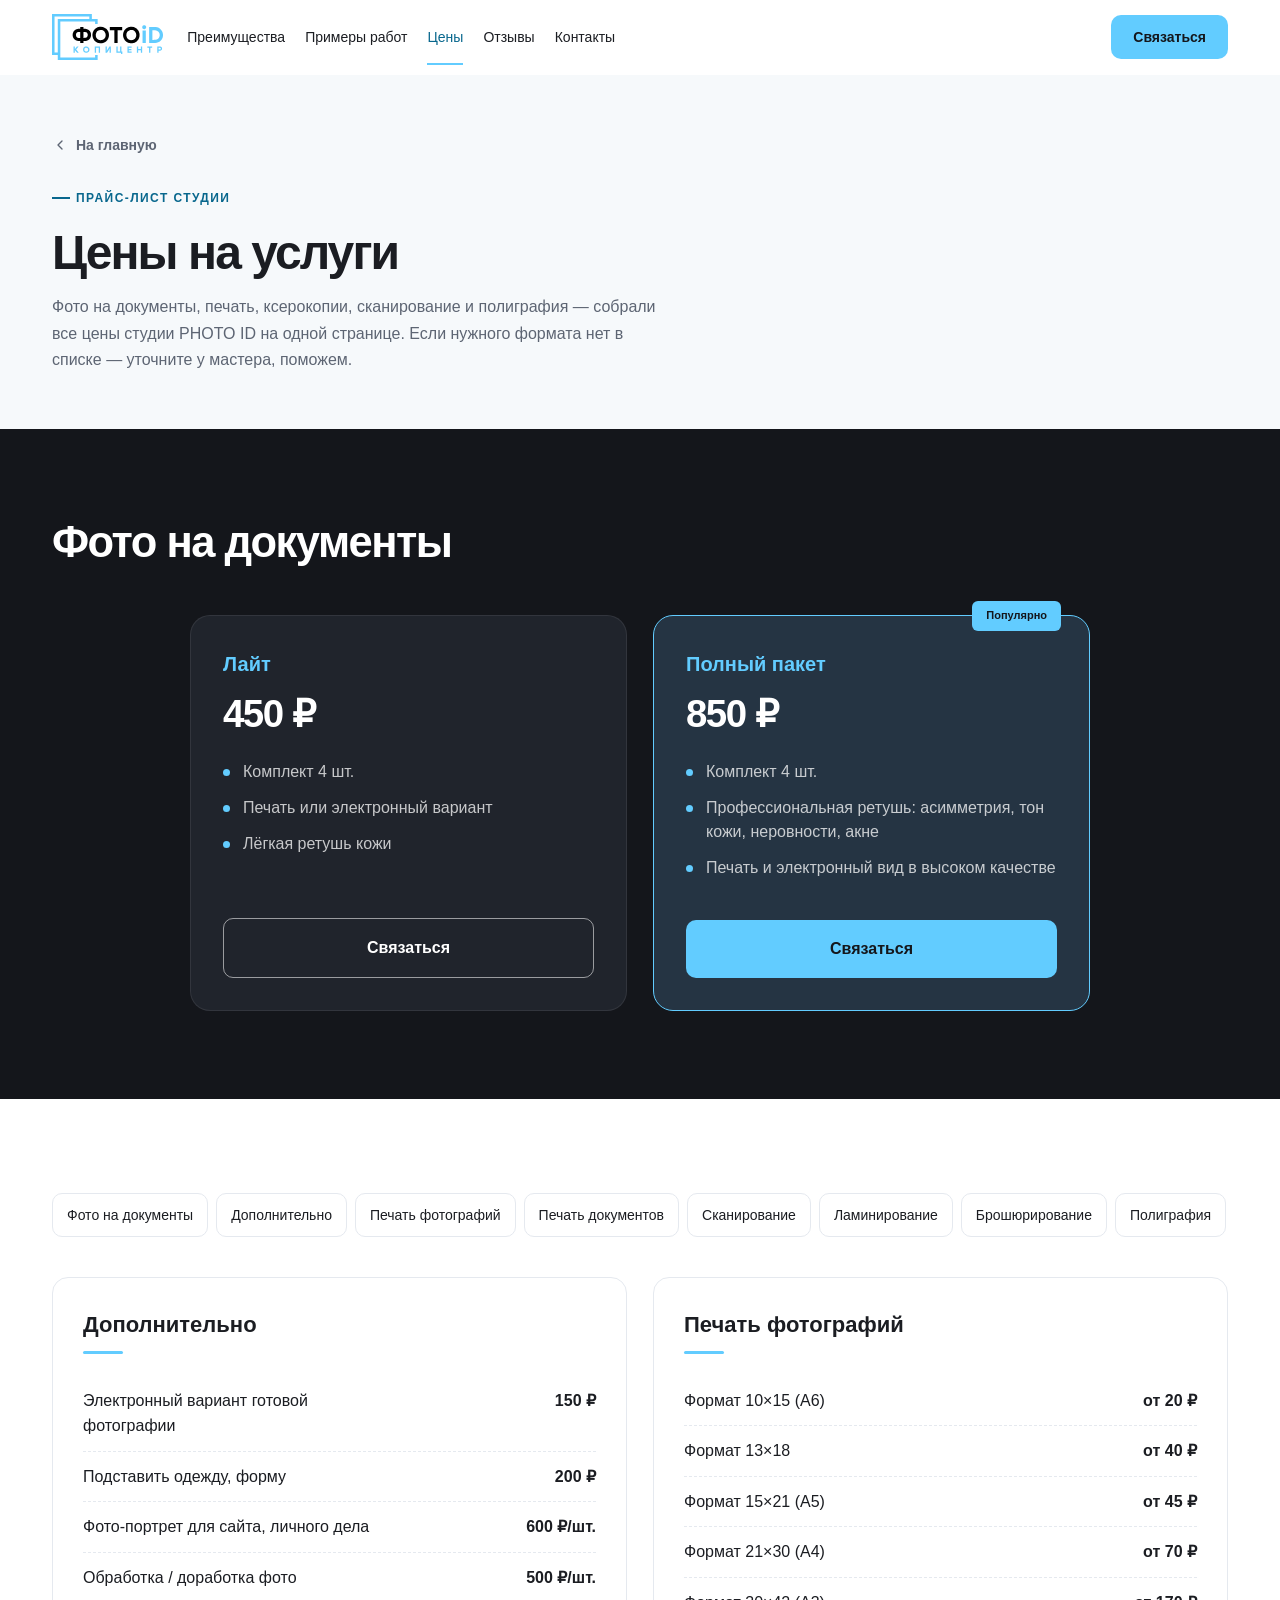
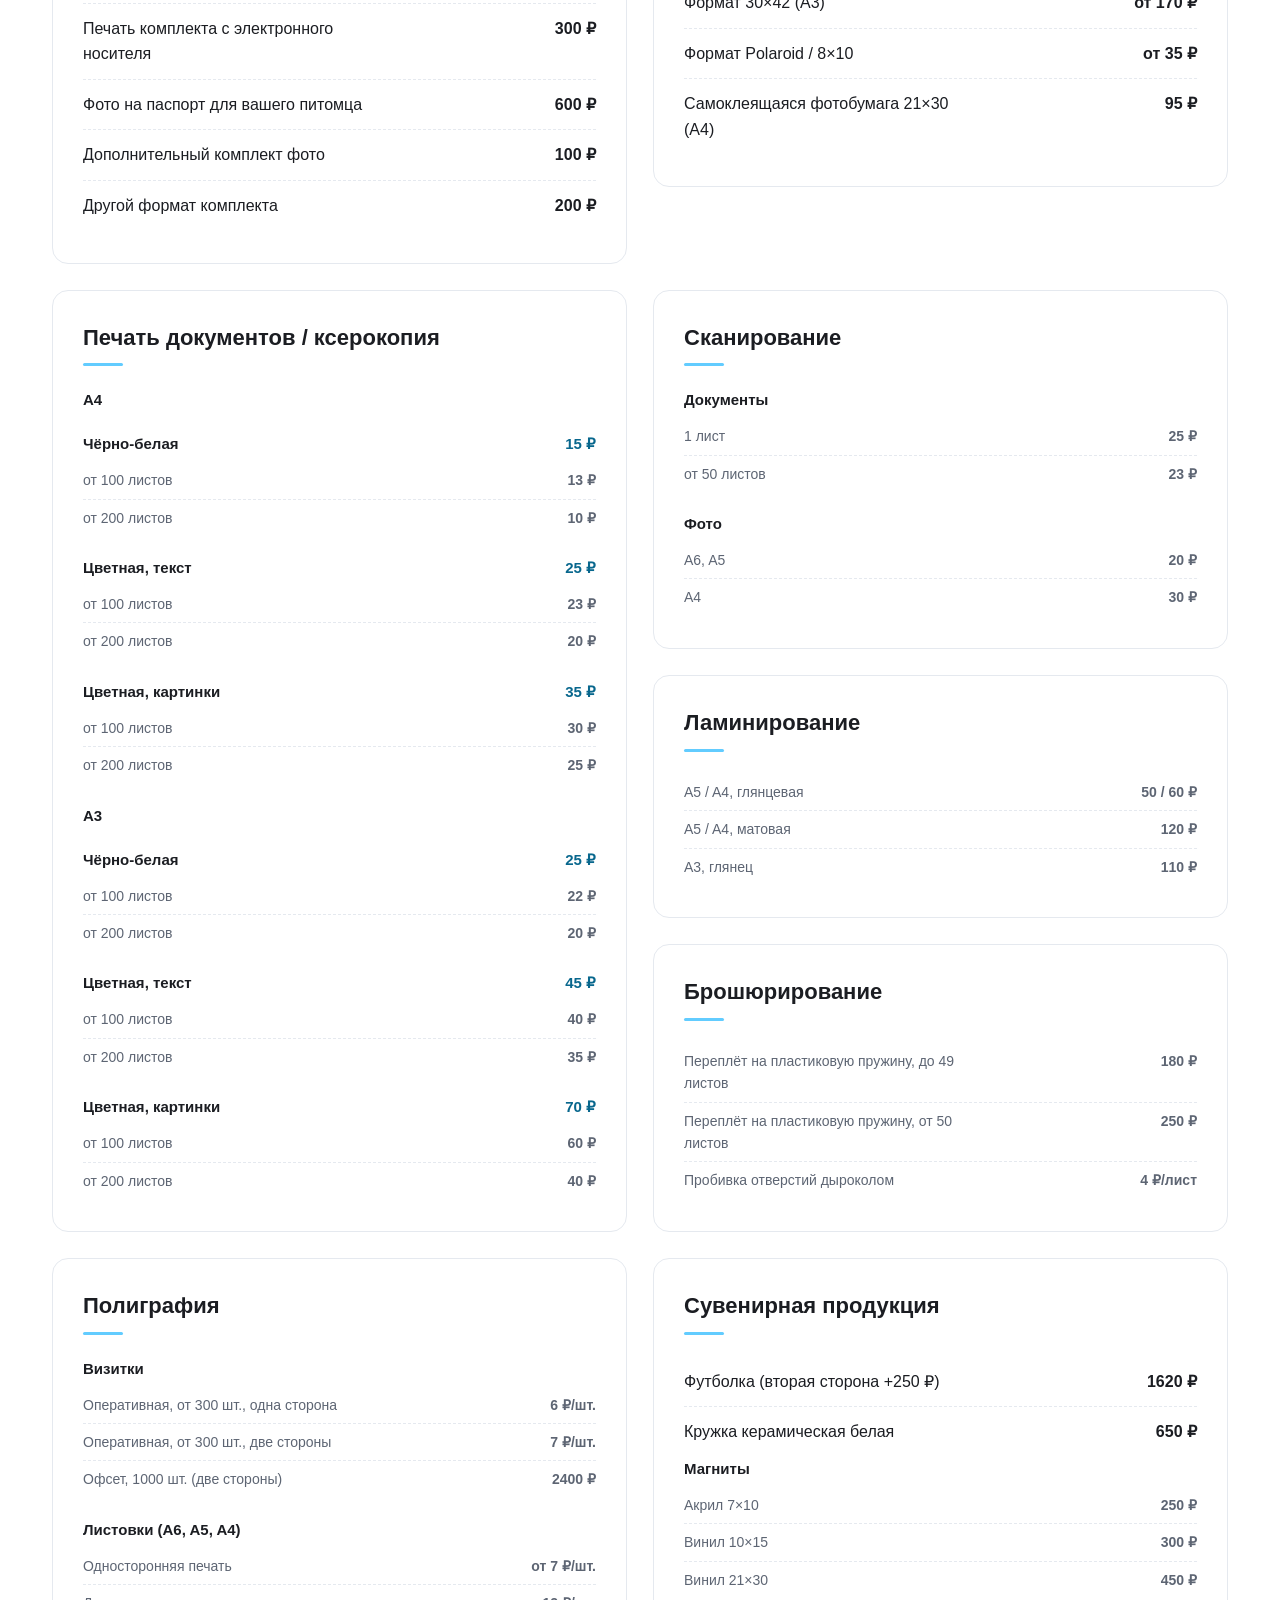
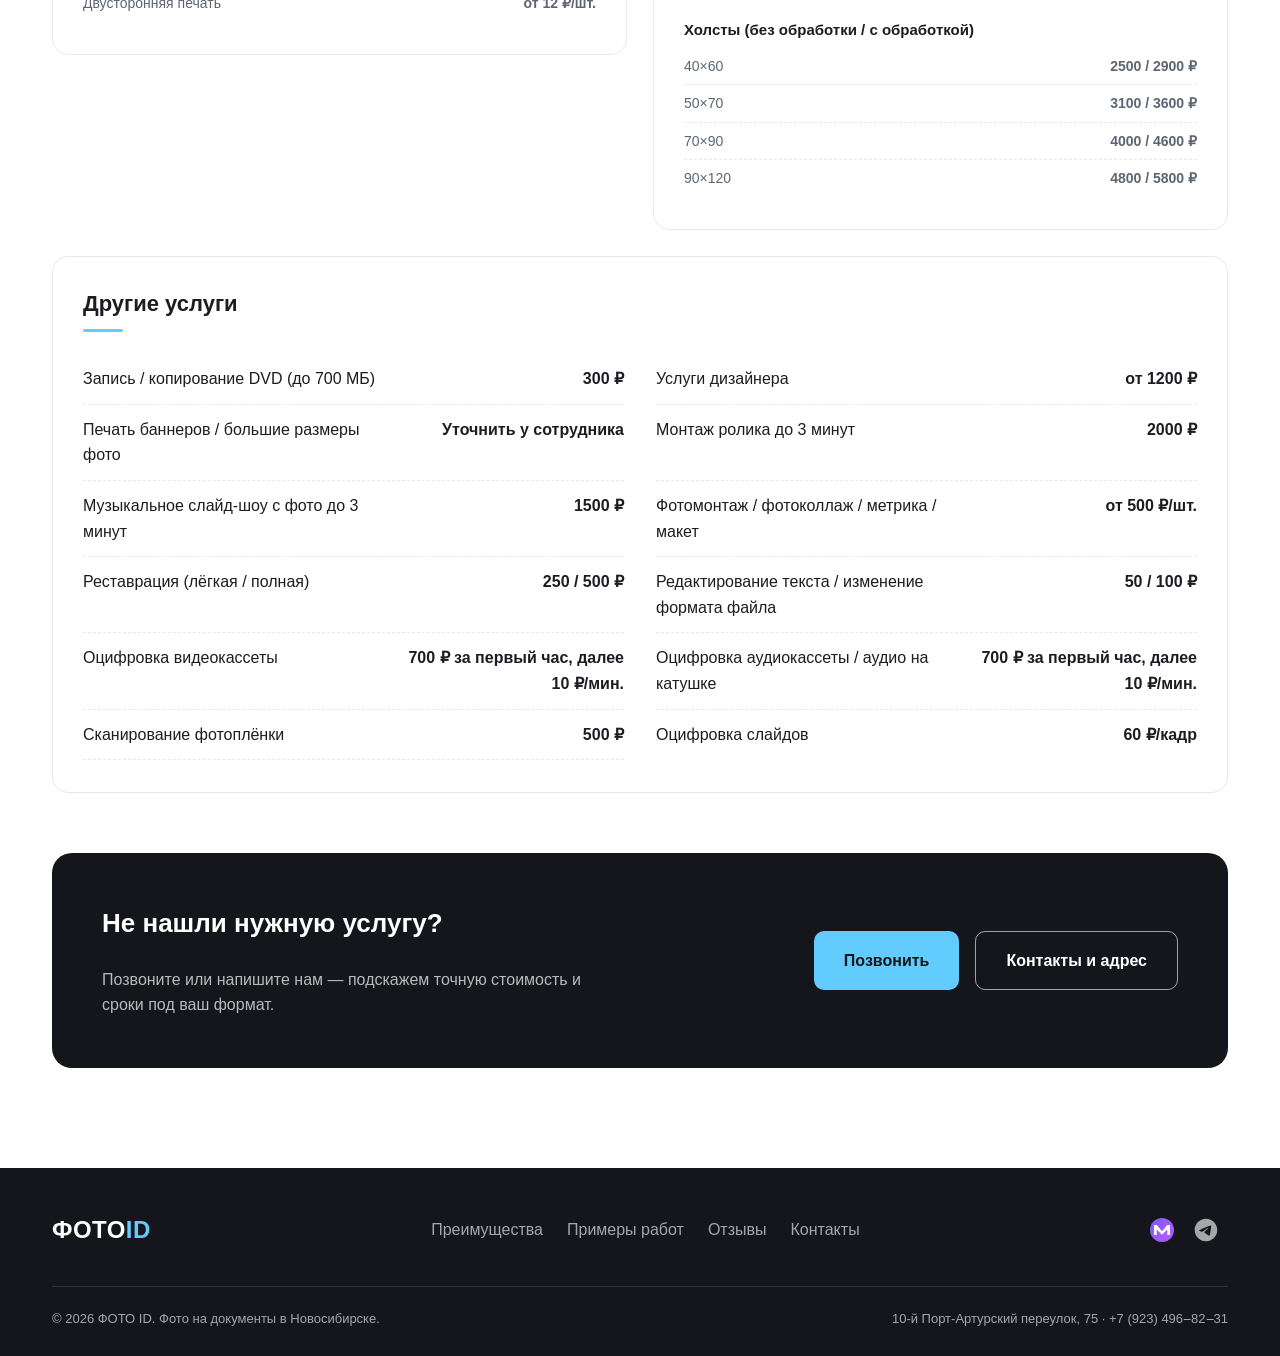
<file: price.html>
<!DOCTYPE html>
<html lang="ru">
  <head>
    <meta charset="UTF-8" />
    <meta name="viewport" content="width=device-width, initial-scale=1.0" />
    <!-- SEO:start -->
    <title>Цены на фото, печать и копии в Новосибирске — PHOTO ID</title>
    <meta name="description" content="Актуальный прайс PHOTO ID в Новосибирске: фото на документы от 450 ₽, печать фото и документов, сканирование, ламинирование, полиграфия и сувениры." />
    <link rel="canonical" href="https://evgenii-nikonov.github.io/photoid/price.html" />
    <link rel="sitemap" type="application/xml" href="https://evgenii-nikonov.github.io/photoid/sitemap.xml" />
    <meta property="og:type" content="website" />
    <meta property="og:locale" content="ru_RU" />
    <meta property="og:site_name" content="PHOTO ID" />
    <meta property="og:title" content="Цены на фото, печать и копии в Новосибирске — PHOTO ID" />
    <meta property="og:description" content="Актуальный прайс PHOTO ID в Новосибирске: фото на документы от 450 ₽, печать фото и документов, сканирование, ламинирование, полиграфия и сувениры." />
    <meta property="og:url" content="https://evgenii-nikonov.github.io/photoid/price.html" />
    <meta property="og:image" content="https://evgenii-nikonov.github.io/photoid/images/social-cover.png" />
    <meta property="og:image:width" content="1200" />
    <meta property="og:image:height" content="630" />
    <meta property="og:image:alt" content="PHOTO ID — фото на документы в Новосибирске от 450 рублей" />
    <meta name="twitter:card" content="summary_large_image" />
    <meta name="yandex-metrika-id" content="" />
    <script type="application/ld+json">
{
  "@context": "https://schema.org",
  "@graph": [
    {
      "@type": "LocalBusiness",
      "@id": "https://evgenii-nikonov.github.io/photoid/#studio",
      "name": "PHOTO ID",
      "url": "https://evgenii-nikonov.github.io/photoid/",
      "telephone": "+79234968231",
      "logo": "https://evgenii-nikonov.github.io/photoid/images/logo.svg",
      "image": "https://evgenii-nikonov.github.io/photoid/images/social-cover.png",
      "address": {
        "@type": "PostalAddress",
        "streetAddress": "10-й Порт-Артурский переулок, 75",
        "addressLocality": "Новосибирск",
        "addressRegion": "Новосибирская область",
        "addressCountry": "RU"
      },
      "openingHours": [
        "Mo-Fr 10:00-20:00",
        "Sa-Su 10:00-19:00"
      ],
      "areaServed": {
        "@type": "City",
        "name": "Новосибирск"
      },
      "sameAs": [
        "https://t.me/photoid1",
        "https://max.ru/u/f9LHodD0cOI4XO2QI0L5qk12dPuU03sgYtEx1xCn4u_5rWzCIyicQk673To"
      ],
      "hasOfferCatalog": {
        "@type": "OfferCatalog",
        "name": "Фото на документы",
        "itemListElement": [
          {
            "@type": "Offer",
            "name": "Лайт",
            "price": "450",
            "priceCurrency": "RUB",
            "url": "https://evgenii-nikonov.github.io/photoid/price.html#document-prices",
            "itemOffered": {
              "@type": "Service",
              "name": "Фото на документы — Лайт"
            }
          },
          {
            "@type": "Offer",
            "name": "Полный пакет",
            "price": "850",
            "priceCurrency": "RUB",
            "url": "https://evgenii-nikonov.github.io/photoid/price.html#document-prices",
            "itemOffered": {
              "@type": "Service",
              "name": "Фото на документы — Полный пакет"
            }
          }
        ]
      }
    },
    {
      "@type": "WebSite",
      "@id": "https://evgenii-nikonov.github.io/photoid/#website",
      "url": "https://evgenii-nikonov.github.io/photoid/",
      "name": "PHOTO ID",
      "inLanguage": "ru-RU",
      "publisher": {
        "@id": "https://evgenii-nikonov.github.io/photoid/#studio"
      }
    },
    {
      "@type": "WebPage",
      "@id": "https://evgenii-nikonov.github.io/photoid/price.html#webpage",
      "url": "https://evgenii-nikonov.github.io/photoid/price.html",
      "name": "Цены на фото, печать и копии в Новосибирске — PHOTO ID",
      "description": "Актуальный прайс PHOTO ID в Новосибирске: фото на документы от 450 ₽, печать фото и документов, сканирование, ламинирование, полиграфия и сувениры.",
      "inLanguage": "ru-RU",
      "isPartOf": {
        "@id": "https://evgenii-nikonov.github.io/photoid/#website"
      },
      "about": {
        "@id": "https://evgenii-nikonov.github.io/photoid/#studio"
      }
    },
    {
      "@type": "BreadcrumbList",
      "itemListElement": [
        {
          "@type": "ListItem",
          "position": 1,
          "name": "Главная",
          "item": "https://evgenii-nikonov.github.io/photoid/"
        },
        {
          "@type": "ListItem",
          "position": 2,
          "name": "Цены на услуги",
          "item": "https://evgenii-nikonov.github.io/photoid/price.html"
        }
      ]
    }
  ]
}
    </script>
    <!-- SEO:end -->
    <link rel="icon" href="images/logo.svg" type="image/svg+xml" />
    <meta name="theme-color" content="#f8fafc" />
    <link rel="stylesheet" href="css/style.css" />
    <link rel="stylesheet" href="css/effects.css" />
    <link rel="stylesheet" href="css/motion.css" />
  </head>
  <body>
    <a href="#main" class="visually-hidden">Перейти к содержимому</a>
    <header class="site-header" id="site-header">
      <div class="site-header__container">
        <a href="index.html" class="logo">
          <img src="images/logo.svg" alt="PHOTO ID — фото на документы" width="140" height="58" />
        </a>

        <nav class="main-nav" id="main-nav" aria-label="Основная навигация">
          <ul class="main-nav__list">
            <li><a href="index.html#advantages">Преимущества</a></li>
            <li><a href="index.html#examples">Примеры работ</a></li>
            <li><a href="price.html" aria-current="page">Цены</a></li>
            <li><a href="index.html#reviews">Отзывы</a></li>
            <li><a href="index.html#contacts">Контакты</a></li>
          </ul>

          <div class="main-nav__cta">
            <a href="tel:+79234968231" class="header-phone">
              <svg class="icon" viewBox="0 0 24 24" fill="none" stroke="currentColor" stroke-width="1.8">
                <path
                  d="M5 4h3.5l1.5 4.5-2 1.5a11 11 0 0 0 5.5 5.5l1.5-2 4.5 1.5V19a2 2 0 0 1-2 2C10.5 21 3 13.5 3 6a2 2 0 0 1 2-2Z"
                  stroke-linecap="round"
                  stroke-linejoin="round"
                />
              </svg>
              <span>+7 (923) 496‒82‒31</span>
            </a>
            <a href="index.html#contacts" class="btn btn--primary btn--sm">Связаться</a>
          </div>
        </nav>

        <button class="burger" id="burger" aria-label="Открыть меню" aria-expanded="false" aria-controls="main-nav">
          <span></span><span></span><span></span>
        </button>
      </div>
    </header>

    <div class="nav-overlay" id="nav-overlay"></div>

    <main id="main" tabindex="-1">
      <section class="price-hero">
        <div class="price-hero__container">
          <a href="index.html" class="back-link">
            <svg viewBox="0 0 24 24" fill="none" stroke="currentColor" stroke-width="2">
              <path d="m15 6-6 6 6 6" stroke-linecap="round" stroke-linejoin="round" />
            </svg>
            На главную
          </a>
          <p class="eyebrow">Прайс-лист студии</p>
          <h1 class="price-hero__title">Цены на услуги</h1>
          <p class="price-hero__text">
            Фото на документы, печать, ксерокопии, сканирование и полиграфия — собрали все цены студии PHOTO ID на одной
            странице. Если нужного формата нет в списке — уточните у мастера, поможем.
          </p>
        </div>
      </section>

      <section class="pricing" id="document-prices" aria-label="Фото на документы — пакеты">
        <div class="pricing__container">
          <h2 class="common-title">Фото на документы</h2>

          <div class="pricing__grid pricing__grid--two">
            <article class="price-card">
              <h3 class="price-card__name">Лайт</h3>
              <p class="price-card__price">450 ₽</p>
              <ul class="price-card__list">
                <li>Комплект 4 шт.</li>
                <li>Печать или электронный вариант</li>
                <li>Лёгкая ретушь кожи</li>
              </ul>
              <a href="index.html#contacts" class="btn btn--outline btn--block">Связаться</a>
            </article>

            <article class="price-card price-card--popular">
              <span class="price-card__badge">Популярно</span>
              <h3 class="price-card__name">Полный пакет</h3>
              <p class="price-card__price">850 ₽</p>
              <ul class="price-card__list">
                <li>Комплект 4 шт.</li>
                <li>Профессиональная ретушь: асимметрия, тон кожи, неровности, акне</li>
                <li>Печать и электронный вид в высоком качестве</li>
              </ul>
              <a href="index.html#contacts" class="btn btn--primary btn--block">Связаться</a>
            </article>
          </div>
        </div>
      </section>

      <section class="price-section">
        <div class="price-section__container">
          <nav class="price-categories" aria-label="Разделы прайса">
            <a href="#document-prices">Фото на документы</a>
            <a href="#extras">Дополнительно</a>
            <a href="#photo-print">Печать фотографий</a>
            <a href="#document-print">Печать документов</a>
            <a href="#scan">Сканирование</a>
            <a href="#lamination">Ламинирование</a>
            <a href="#binding">Брошюрирование</a>
            <a href="#printing">Полиграфия</a>
            <a href="#gifts">Сувенирная продукция</a>
            <a href="#other">Другие услуги</a>
          </nav>
          <div class="price-grid">
            <article class="price-block" id="extras">
              <h2 class="price-block__title">Дополнительно</h2>
              <ul class="price-table">
                <li class="price-row"><span>Электронный вариант готовой фотографии</span><b>150 ₽</b></li>
                <li class="price-row"><span>Подставить одежду, форму</span><b>200 ₽</b></li>
                <li class="price-row"><span>Фото-портрет для сайта, личного дела</span><b>600 ₽/шт.</b></li>
                <li class="price-row"><span>Обработка / доработка фото</span><b>500 ₽/шт.</b></li>
                <li class="price-row"><span>Печать комплекта с электронного носителя</span><b>300 ₽</b></li>
                <li class="price-row"><span>Фото на паспорт для вашего питомца</span><b>600 ₽</b></li>
                <li class="price-row"><span>Дополнительный комплект фото</span><b>100 ₽</b></li>
                <li class="price-row"><span>Другой формат комплекта</span><b>200 ₽</b></li>
              </ul>
            </article>

            <article class="price-block" id="photo-print">
              <h2 class="price-block__title">Печать фотографий</h2>
              <ul class="price-table">
                <li class="price-row"><span>Формат 10×15 (А6)</span><b>от 20 ₽</b></li>
                <li class="price-row"><span>Формат 13×18</span><b>от 40 ₽</b></li>
                <li class="price-row"><span>Формат 15×21 (А5)</span><b>от 45 ₽</b></li>
                <li class="price-row"><span>Формат 21×30 (А4)</span><b>от 70 ₽</b></li>
                <li class="price-row"><span>Формат 30×42 (А3)</span><b>от 170 ₽</b></li>
                <li class="price-row"><span>Формат Polaroid / 8×10</span><b>от 35 ₽</b></li>
                <li class="price-row"><span>Самоклеящаяся фотобумага 21×30 (А4)</span><b>95 ₽</b></li>
              </ul>
            </article>

            <article class="price-block" id="document-print">
              <h2 class="price-block__title">Печать документов / ксерокопия</h2>

              <h3 class="price-group-title">A4</h3>
              <h3 class="price-group-title">Чёрно-белая <b>15 ₽</b></h3>
              <ul class="price-table price-table--sub">
                <li class="price-row"><span>от 100 листов</span><b>13 ₽</b></li>
                <li class="price-row"><span>от 200 листов</span><b>10 ₽</b></li>
              </ul>
              <h3 class="price-group-title">Цветная, текст <b>25 ₽</b></h3>
              <ul class="price-table price-table--sub">
                <li class="price-row"><span>от 100 листов</span><b>23 ₽</b></li>
                <li class="price-row"><span>от 200 листов</span><b>20 ₽</b></li>
              </ul>
              <h3 class="price-group-title">Цветная, картинки <b>35 ₽</b></h3>
              <ul class="price-table price-table--sub">
                <li class="price-row"><span>от 100 листов</span><b>30 ₽</b></li>
                <li class="price-row"><span>от 200 листов</span><b>25 ₽</b></li>
              </ul>

              <h3 class="price-group-title">A3</h3>
              <h3 class="price-group-title">Чёрно-белая <b>25 ₽</b></h3>
              <ul class="price-table price-table--sub">
                <li class="price-row"><span>от 100 листов</span><b>22 ₽</b></li>
                <li class="price-row"><span>от 200 листов</span><b>20 ₽</b></li>
              </ul>
              <h3 class="price-group-title">Цветная, текст <b>45 ₽</b></h3>
              <ul class="price-table price-table--sub">
                <li class="price-row"><span>от 100 листов</span><b>40 ₽</b></li>
                <li class="price-row"><span>от 200 листов</span><b>35 ₽</b></li>
              </ul>
              <h3 class="price-group-title">Цветная, картинки <b>70 ₽</b></h3>
              <ul class="price-table price-table--sub">
                <li class="price-row"><span>от 100 листов</span><b>60 ₽</b></li>
                <li class="price-row"><span>от 200 листов</span><b>40 ₽</b></li>
              </ul>
            </article>

            <article class="price-block" id="scan">
              <h2 class="price-block__title">Сканирование</h2>
              <h3 class="price-group-title">Документы</h3>
              <ul class="price-table price-table--sub">
                <li class="price-row"><span>1 лист</span><b>25 ₽</b></li>
                <li class="price-row"><span>от 50 листов</span><b>23 ₽</b></li>
              </ul>
              <h3 class="price-group-title">Фото</h3>
              <ul class="price-table price-table--sub">
                <li class="price-row"><span>A6, A5</span><b>20 ₽</b></li>
                <li class="price-row"><span>A4</span><b>30 ₽</b></li>
              </ul>
            </article>

            <article class="price-block" id="lamination">
              <h2 class="price-block__title">Ламинирование</h2>
              <ul class="price-table price-table--sub">
                <li class="price-row"><span>A5 / A4, глянцевая</span><b>50 / 60 ₽</b></li>
                <li class="price-row"><span>A5 / A4, матовая</span><b>120 ₽</b></li>
                <li class="price-row"><span>A3, глянец</span><b>110 ₽</b></li>
              </ul>
            </article>

            <article class="price-block" id="binding">
              <h2 class="price-block__title">Брошюрирование</h2>
              <ul class="price-table price-table--sub">
                <li class="price-row"><span>Переплёт на пластиковую пружину, до 49 листов</span><b>180 ₽</b></li>
                <li class="price-row"><span>Переплёт на пластиковую пружину, от 50 листов</span><b>250 ₽</b></li>
                <li class="price-row"><span>Пробивка отверстий дыроколом</span><b>4 ₽/лист</b></li>
              </ul>
            </article>

            <article class="price-block" id="printing">
              <h2 class="price-block__title">Полиграфия</h2>
              <h3 class="price-group-title">Визитки</h3>
              <ul class="price-table price-table--sub">
                <li class="price-row"><span>Оперативная, от 300 шт., одна сторона</span><b>6 ₽/шт.</b></li>
                <li class="price-row"><span>Оперативная, от 300 шт., две стороны</span><b>7 ₽/шт.</b></li>
                <li class="price-row"><span>Офсет, 1000 шт. (две стороны)</span><b>2400 ₽</b></li>
              </ul>
              <h3 class="price-group-title">Листовки (A6, A5, A4)</h3>
              <ul class="price-table price-table--sub">
                <li class="price-row"><span>Односторонняя печать</span><b>от 7 ₽/шт.</b></li>
                <li class="price-row"><span>Двусторонняя печать</span><b>от 12 ₽/шт.</b></li>
              </ul>
            </article>

            <article class="price-block" id="gifts">
              <h2 class="price-block__title">Сувенирная продукция</h2>
              <ul class="price-table">
                <li class="price-row"><span>Футболка (вторая сторона +250 ₽)</span><b>1620 ₽</b></li>
                <li class="price-row"><span>Кружка керамическая белая</span><b>650 ₽</b></li>
              </ul>
              <h3 class="price-group-title">Магниты</h3>
              <ul class="price-table price-table--sub">
                <li class="price-row"><span>Акрил 7×10</span><b>250 ₽</b></li>
                <li class="price-row"><span>Винил 10×15</span><b>300 ₽</b></li>
                <li class="price-row"><span>Винил 21×30</span><b>450 ₽</b></li>
              </ul>
              <h3 class="price-group-title">Холсты (без обработки / с обработкой)</h3>
              <ul class="price-table price-table--sub">
                <li class="price-row"><span>40×60</span><b>2500 / 2900 ₽</b></li>
                <li class="price-row"><span>50×70</span><b>3100 / 3600 ₽</b></li>
                <li class="price-row"><span>70×90</span><b>4000 / 4600 ₽</b></li>
                <li class="price-row"><span>90×120</span><b>4800 / 5800 ₽</b></li>
              </ul>
            </article>

            <article class="price-block" id="other">
              <h2 class="price-block__title">Другие услуги</h2>
              <ul class="price-table">
                <li class="price-row"><span>Запись / копирование DVD (до 700 МБ)</span><b>300 ₽</b></li>
                <li class="price-row"><span>Услуги дизайнера</span><b>от 1200 ₽</b></li>
                <li class="price-row"><span>Печать баннеров / большие размеры фото</span><b>Уточнить у сотрудника</b></li>
                <li class="price-row"><span>Монтаж ролика до 3 минут</span><b>2000 ₽</b></li>
                <li class="price-row"><span>Музыкальное слайд-шоу с фото до 3 минут</span><b>1500 ₽</b></li>
                <li class="price-row"><span>Фотомонтаж / фотоколлаж / метрика / макет</span><b>от 500 ₽/шт.</b></li>
                <li class="price-row"><span>Реставрация (лёгкая / полная)</span><b>250 / 500 ₽</b></li>
                <li class="price-row"><span>Редактирование текста / изменение формата файла</span><b>50 / 100 ₽</b></li>
                <li class="price-row"><span>Оцифровка видеокассеты</span><b>700 ₽ за первый час, далее 10 ₽/мин.</b></li>
                <li class="price-row"><span>Оцифровка аудиокассеты / аудио на катушке</span><b>700 ₽ за первый час, далее 10 ₽/мин.</b></li>
                <li class="price-row"><span>Сканирование фотоплёнки</span><b>500 ₽</b></li>
                <li class="price-row"><span>Оцифровка слайдов</span><b>60 ₽/кадр</b></li>
              </ul>
            </article>
          </div>

          <div class="price-cta">
            <h2>Не нашли нужную услугу?</h2>
            <p>Позвоните или напишите нам — подскажем точную стоимость и сроки под ваш формат.</p>
            <div class="price-cta__actions">
              <a href="tel:+79234968231" class="btn btn--primary">Позвонить</a>
              <a href="index.html#contacts" class="btn btn--outline">Контакты и адрес</a>
            </div>
          </div>
        </div>
      </section>
    </main>

    <footer class="site-footer">
      <div class="site-footer__container">
        <div class="site-footer__top">
          <a href="index.html" class="footer-logo">ФОТО<span>ID</span></a>
          <ul class="footer-nav">
            <li><a href="index.html#advantages">Преимущества</a></li>
            <li><a href="index.html#examples">Примеры работ</a></li>
            <li><a href="index.html#reviews">Отзывы</a></li>
            <li><a href="index.html#contacts">Контакты</a></li>
          </ul>
          <div class="footer-socials">
            <a
              href="https://max.ru/u/f9LHodD0cOI4XO2QI0L5qk12dPuU03sgYtEx1xCn4u_5rWzCIyicQk673To"
              target="_blank"
              rel="noopener"
              aria-label="Мы в Max"
            >
              <svg viewBox="0 0 24 24">
                <defs>
                  <linearGradient id="maxGradFP" x1="0%" y1="0%" x2="100%" y2="100%">
                    <stop offset="0%" stop-color="#7B5BFF" />
                    <stop offset="100%" stop-color="#B85CFF" />
                  </linearGradient>
                </defs>
                <circle cx="12" cy="12" r="12" fill="url(#maxGradFP)" />
                <path
                  fill="#fff"
                  d="M4,17 L4,7 L6.8,7 L12,13.2 L17.2,7 L20,7 L20,17 L17.3,17 L17.3,11.5 L12,16.8 L6.7,11.5 L6.7,17 Z"
                />
              </svg>
            </a>
            <a href="https://t.me/photoid1" target="_blank" rel="noopener" aria-label="Мы в Telegram">
              <svg viewBox="0 0 32 32">
                <path
                  d="M22.122 10.040c0.006-0 0.014-0 0.022-0 0.209 0 0.403 0.065 0.562 0.177l-0.003-0.002c0.116 0.101 0.194 0.243 0.213 0.403l0 0.003c0.020 0.122 0.031 0.262 0.031 0.405 0 0.065-0.002 0.129-0.007 0.193l0-0.009c-0.225 2.369-1.201 8.114-1.697 10.766-0.21 1.123-0.623 1.499-1.023 1.535-0.869 0.081-1.529-0.574-2.371-1.126-1.318-0.865-2.063-1.403-3.342-2.246-1.479-0.973-0.52-1.51 0.322-2.384 0.221-0.23 4.052-3.715 4.127-4.031 0.004-0.019 0.006-0.040 0.006-0.062 0-0.078-0.029-0.149-0.076-0.203l0 0c-0.052-0.034-0.117-0.053-0.185-0.053-0.045 0-0.088 0.009-0.128 0.024l0.002-0.001q-0.198 0.045-6.316 4.174c-0.445 0.351-1.007 0.573-1.619 0.599l-0.006 0c-0.867-0.105-1.654-0.298-2.401-0.573l0.074 0.024c-0.938-0.306-1.683-0.467-1.619-0.985q0.051-0.404 1.114-0.827 6.548-2.853 8.733-3.761c1.607-0.853 3.47-1.555 5.429-2.010l0.157-0.031zM15.93 1.025c-8.302 0.020-15.025 6.755-15.025 15.060 0 8.317 6.742 15.060 15.060 15.060s15.060-6.742 15.060-15.060c0-8.305-6.723-15.040-15.023-15.060h-0.002q-0.035-0-0.070 0z"
                ></path>
              </svg>
            </a>
          </div>
        </div>

        <div class="site-footer__bottom">
          <p>© <span id="year"></span> ФОТО ID. Фото на документы в Новосибирске.</p>
          <p>10-й Порт-Артурский переулок, 75 · +7 (923) 496‒82‒31</p>
        </div>
      </div>
    </footer>

    <a href="tel:+79234968231" class="mobile-cta">
      <svg class="icon" viewBox="0 0 24 24" fill="none" stroke="currentColor" stroke-width="1.8">
        <path
          d="M5 4h3.5l1.5 4.5-2 1.5a11 11 0 0 0 5.5 5.5l1.5-2 4.5 1.5V19a2 2 0 0 1-2 2C10.5 21 3 13.5 3 6a2 2 0 0 1 2-2Z"
          stroke-linecap="round"
          stroke-linejoin="round"
        />
      </svg>
      Позвонить в студию
    </a>

    <script src="js/main.js" defer></script>
    <script src="js/effects.js" defer></script>
    <script src="js/motion.js" defer></script>
    <script src="js/analytics.js" defer></script>
  </body>
</html>
</file>
<file: css/style.css>
@charset "UTF-8";

/* ===== Reset ===== */
*,
::before,
::after {
  padding: 0;
  margin: 0;
  border: 0;
  box-sizing: border-box;
}

a {
  text-decoration: none;
  color: inherit;
}

ul,
ol,
li {
  list-style: none;
}

img {
  vertical-align: top;
  max-width: 100%;
}

button {
  font: inherit;
  background: none;
  cursor: pointer;
}

h1,
h2,
h3,
h4,
h5,
h6 {
  font-weight: inherit;
  font-size: inherit;
}

html,
body {
  min-height: 100%;
}

html {
  scroll-behavior: smooth;
}

body {
  font-family: "Segoe UI", -apple-system, BlinkMacSystemFont, Arial, sans-serif;
  font-weight: 400;
  font-style: normal;
  line-height: 1.6;
  font-size: 16px;
  color: var(--color-text);
  background: var(--color-white);
}

.marquee {
  overflow: hidden;
  white-space: nowrap;
}

section[id] {
  scroll-margin-top: 96px;
}

.visually-hidden {
  position: absolute;
  width: 1px;
  height: 1px;
  overflow: hidden;
  clip: rect(0 0 0 0);
  white-space: nowrap;
}
.visually-hidden:focus {
  position: fixed;
  top: 12px;
  left: 12px;
  width: auto;
  height: auto;
  z-index: 2000;
  background: #fff;
  color: #000;
  padding: 12px 18px;
  border-radius: 8px;
  clip: auto;
}

/* ===== Design tokens ===== */
:root {
  --color-accent: #62ccff;
  --color-accent-dark: #08739e;
  --color-accent-darker: #08678d;
  --color-accent-light: #e9f8ff;
  --color-black: #14161b;
  --color-dark: #1c1f26;
  --color-dark-card: #20242c;
  --color-white: #ffffff;
  --color-gray-50: #f6f9fb;
  --color-gray-100: #eef1f5;
  --color-border: #e5e9ef;
  --color-text: #1b1d22;
  --color-text-muted: #5d6573;

  --container-width: 1240px;
  --radius-xl: 20px;
  --radius-lg: 16px;
  --radius-md: 12px;
  --radius-sm: 10px;
  --shadow-sm: 0 6px 18px -10px rgba(20, 22, 27, 0.18);
  --shadow-card: 0 16px 36px -24px rgba(15, 23, 42, 0.25);
  --header-height: 80px;
  --space-1: 4px;
  --space-2: 8px;
  --space-3: 12px;
  --space-4: 16px;
  --space-6: 24px;
  --space-8: 32px;
  --space-12: 48px;
  --space-section: clamp(56px, 7vw, 88px);
  --font-small: 14px;
  --font-body: 16px;
  --font-lead: 18px;
  --color-focus: #08678d;
  --color-error: #ad263c;
}

[class*="__container"] {
  max-width: var(--container-width);
  margin: 0 auto;
  padding: 0 32px;
}

/* ===== Typography helpers ===== */
.eyebrow {
  display: inline-flex;
  align-items: center;
  gap: 6px;
  background: var(--color-accent-light);
  color: var(--color-accent-darker);
  font-weight: 600;
  font-size: 13px;
  letter-spacing: 0.04em;
  text-transform: uppercase;
  padding: 8px 16px;
  border-radius: 999px;
  margin-bottom: 18px;
}
.eyebrow--center {
  display: table;
  margin-left: auto;
  margin-right: auto;
}

.common-title {
  color: var(--color-text);
  font-size: clamp(30px, 4vw, 52px);
  font-weight: 700;
  text-align: center;
  line-height: 1.15;
  margin-bottom: 16px;
}

.icon {
  width: 22px;
  height: 22px;
  flex-shrink: 0;
}

/* ===== Buttons ===== */
.btn {
  display: inline-flex;
  align-items: center;
  justify-content: center;
  gap: 8px;
  padding: 16px 30px;
  border-radius: var(--radius-sm);
  min-height: 48px;
  font-weight: 600;
  font-size: 16px;
  white-space: nowrap;
  transition: 0.25s ease;
  transition-property: transform, box-shadow, background-color, color, border-color;
}
.btn:active {
  transform: scale(0.97);
}
.btn--primary {
  background: var(--color-accent);
  color: var(--color-black);
  box-shadow: none;
}
.btn--primary:hover {
  background: var(--color-accent-dark);
  color: #fff;
  transform: translateY(-2px);
  box-shadow: none;
}
.btn--outline {
  background: transparent;
  color: var(--color-text);
  border: 1px solid var(--color-border);
}
.btn--outline:hover {
  background: var(--color-text);
  color: #fff;
  transform: translateY(-2px);
}
.btn--dark {
  background: var(--color-black);
  color: #fff;
}
.btn--dark:hover {
  background: var(--color-accent-dark);
  transform: translateY(-2px);
}
.btn--sm {
  padding: 11px 22px;
  font-size: 14px;
}
.btn--block {
  width: 100%;
}

/* ===== Header ===== */
.site-header {
  position: sticky;
  top: 0;
  z-index: 1000;
  background: #fff;
  border-bottom: 1px solid transparent;
  transition: 0.25s ease;
  transition-property: box-shadow, border-color, background-color;
}
.site-header.is-scrolled {
  border-bottom-color: var(--color-border);
  box-shadow: 0 10px 30px -22px rgba(15, 23, 42, 0.4);
}
.site-header__container {
  max-width: var(--container-width);
  margin: 0 auto;
  padding: 14px 32px;
  display: flex;
  align-items: center;
  gap: 24px;
}

.logo {
  display: flex;
  align-items: center;
  flex-shrink: 0;
}
.logo img {
  height: 46px;
  width: auto;
  display: block;
}

.main-nav {
  display: flex;
  align-items: center;
  justify-content: space-between;
  flex: 1 1 auto;
  gap: 24px;
}
.main-nav__list {
  display: flex;
  align-items: center;
  gap: 20px;
  flex-wrap: nowrap;
}
.main-nav__list a {
  font-size: 15px;
  font-weight: 500;
  color: var(--color-text);
  position: relative;
  transition: color 0.2s ease;
}
.main-nav__list a::after {
  content: "";
  position: absolute;
  left: 0;
  bottom: -6px;
  width: 0;
  height: 2px;
  background: var(--color-accent);
  transition: width 0.25s ease;
}
.main-nav__list a:hover {
  color: var(--color-accent-darker);
}
.main-nav__list a:hover::after {
  width: 100%;
}

.main-nav__cta {
  display: flex;
  align-items: center;
  gap: 18px;
  flex-shrink: 0;
}
.header-phone {
  display: flex;
  align-items: center;
  gap: 8px;
  font-weight: 600;
  font-size: 15px;
  white-space: nowrap;
}
.header-phone .icon {
  width: 18px;
  height: 18px;
  color: var(--color-accent-darker);
}

.header__icons {
  display: flex;
  gap: 10px;
  flex-shrink: 0;
}
.header__icon {
  cursor: pointer;
  display: flex;
  fill: var(--color-text);
  transition: 0.2s ease;
}
.header__icon svg {
  width: 22px;
  height: 22px;
}
.header__icon:hover {
  fill: var(--color-accent-darker);
  transform: translateY(-2px);
}

.burger {
  display: none;
  flex-direction: column;
  justify-content: center;
  align-items: flex-end;
  gap: 6px;
  width: 44px;
  height: 44px;
  padding: 10px;
  flex-shrink: 0;
  z-index: 1100;
}
.burger span {
  display: block;
  height: 2px;
  width: 100%;
  background: var(--color-text);
  border-radius: 2px;
  transition: 0.3s ease;
}
.burger[aria-expanded="true"] span:nth-child(1) {
  transform: translateY(8px) rotate(45deg);
}
.burger[aria-expanded="true"] span:nth-child(2) {
  opacity: 0;
}
.burger[aria-expanded="true"] span:nth-child(3) {
  transform: translateY(-8px) rotate(-45deg) translateX(0);
  width: 100%;
}

.nav-overlay {
  position: fixed;
  inset: 0;
  background: rgba(12, 14, 18, 0.55);
  opacity: 0;
  pointer-events: none;
  transition: opacity 0.3s ease;
  z-index: 900;
}
.nav-overlay.is-active {
  opacity: 1;
  pointer-events: auto;
}

/* ===== Hero ===== */
.hero {
  position: relative;
  background: var(--color-gray-50);
  overflow: hidden;
}
.hero__container {
  max-width: var(--container-width);
  margin: 0 auto;
  padding: 64px 32px;
  display: grid;
  grid-template-columns: 1.05fr 0.95fr;
  align-items: center;
  gap: 40px;
}
.hero__text {
  min-width: 0;
}

.hero__title {
  overflow-wrap: break-word;
  text-wrap: balance;
  font-size: clamp(38px, 4.7vw, 64px);
  letter-spacing: -0.045em;
  font-weight: 700;
  color: var(--color-text);
  line-height: 1.12;
  margin-bottom: 18px;
}
.nowrap {
  white-space: normal;
}

.hero__title span {
  color: var(--color-accent-darker);
}
.hero__subtitle {
  font-size: clamp(19px, 2vw, 24px);
  font-weight: 600;
  color: var(--color-text);
  margin-bottom: 16px;
}
.hero__description {
  font-size: 16px;
  color: var(--color-text-muted);
  line-height: 1.65;
  max-width: 480px;
  margin-bottom: 32px;
}
.hero__cta {
  display: flex;
  flex-wrap: wrap;
  gap: 12px;
  margin-bottom: 28px;
}
.hero__badges {
  display: flex;
  flex-direction: column;
  gap: 14px;
}
.hero__badges li {
  display: flex;
  align-items: center;
  gap: 12px;
  font-size: 15px;
  font-weight: 500;
  color: var(--color-text);
}
.hero__badges .icon {
  width: 38px;
  height: 38px;
  padding: 9px;
  border-radius: 50%;
  background: var(--color-accent-light);
  color: var(--color-accent-darker);
}

.hero__media {
  position: relative;
  display: flex;
  justify-content: center;
  align-items: flex-end;
  min-width: 0;
  height: auto;
  flex-direction: column;
  align-items: center;
}
.hero__image {
  position: relative;
  z-index: 1;
  width: 100%;
  max-width: 420px;
  height: auto;
  background: #fff;
  border-radius: var(--radius-xl);
  box-shadow: var(--shadow-card);
  object-fit: cover;
  object-position: top center;
}

/* ===== Advantages ===== */
.advantages {
  background: var(--color-gray-50);
  padding: var(--space-section) 0;
}
.advantages__container {
  max-width: var(--container-width);
  margin: 0 auto;
  padding: 0 32px;
  text-align: center;
}
.advantages__grid {
  margin-top: var(--space-12);
  display: grid;
  grid-template-columns: repeat(3, 1fr);
  gap: 26px;
  text-align: left;
}
.advantage-card {
  background: #fff;
  border-radius: var(--radius-lg);
  padding: var(--space-8);
  border: 1px solid var(--color-border);
  box-shadow: var(--shadow-sm);
  transition: 0.25s ease;
  transition-property: transform, box-shadow;
}
.advantage-card:hover {
  transform: translateY(-2px);
  box-shadow: var(--shadow-card);
}
.advantage-card__icon {
  width: 56px;
  height: 56px;
  display: flex;
  align-items: center;
  justify-content: center;
  border-radius: 16px;
  background: var(--color-accent-light);
  color: var(--color-accent-darker);
  margin-bottom: 22px;
}
.advantage-card__icon svg {
  width: 26px;
  height: 26px;
}
.advantage-card h3 {
  font-size: 19px;
  font-weight: 600;
  margin-bottom: 10px;
  color: var(--color-text);
}
.advantage-card p {
  font-size: var(--font-body);
  line-height: 1.6;
  color: var(--color-text-muted);
}

/* ===== Examples / compare slider / gallery ===== */
.examples {
  padding: var(--space-section) 0;
}
.examples__container {
  text-align: center;
}
.examples__subtitle {
  font-size: 17px;
  color: var(--color-text-muted);
  margin-bottom: 36px;
}
.examples .flex-wrapper {
  display: flex;
  justify-content: center;
}
.examples .compare-container {
  position: relative;
  width: 100%;
  max-width: 960px;
  aspect-ratio: 4096 / 2160;
  overflow: hidden;
  border-radius: var(--radius-xl);
  box-shadow: var(--shadow-card);
}
.examples .compare-img {
  position: absolute;
  top: 0;
  left: 0;
  width: 100%;
  height: 100%;
  object-fit: contain;
  user-select: none;
  pointer-events: none;
}
.examples .compare-img.before {
  clip-path: inset(0 50% 0 0);
}
.examples .slider-line {
  position: absolute;
  top: 0;
  left: 50%;
  width: 44px;
  height: 100%;
  background: transparent;
  cursor: ew-resize;
  transform: translateX(-50%);
  z-index: 2;
  display: flex;
  align-items: center;
  justify-content: center;
  touch-action: none;
}
.slider-handle {
  width: 46px;
  height: 46px;
  flex-shrink: 0;
  border-radius: 50%;
  background: var(--color-accent);
  color: var(--color-black);
  display: flex;
  align-items: center;
  justify-content: center;
  box-shadow: 0 8px 20px -8px rgba(0, 0, 0, 0.5);
}
.slider-handle svg {
  width: 22px;
  height: 22px;
}
.compare-tag {
  position: absolute;
  top: 16px;
  z-index: 3;
  background: rgba(20, 22, 27, 0.65);
  color: #fff;
  font-size: 13px;
  font-weight: 600;
  letter-spacing: 0.03em;
  text-transform: uppercase;
  padding: 6px 14px;
  border-radius: 999px;
  pointer-events: none;
}
.compare-tag--before {
  left: 16px;
}
.compare-tag--after {
  right: 16px;
}

.examples__gallery-head {
  margin-top: 72px;
  margin-bottom: 10px;
}

.carousel {
  display: flex;
  gap: 14px;
  align-items: center;
  position: relative;
  max-width: 1100px;
  margin: 40px auto 0;
}
.carousel-track-wrapper {
  overflow-x: auto;
  overflow-y: hidden;
  scroll-snap-type: x mandatory;
  scrollbar-width: thin;
  scrollbar-color: var(--color-accent-darker) var(--color-gray-100);
  min-width: 0;
  width: 100%;
}
.carousel-track {
  display: flex;
  gap: 22px;
  padding-bottom: 12px;
}
.carousel-item {
  width: calc((100% - 3 * 22px) / 4);
  aspect-ratio: 2 / 3;
  scroll-snap-align: start;
  flex-shrink: 0;
  border-radius: var(--radius-md);
  overflow: hidden;
  box-shadow: var(--shadow-sm);
}
.carousel-item img {
  width: 100%;
  height: 100%;
  object-fit: contain;
  background: var(--color-gray-50);
  display: block;
}

.arrow {
  background: #fff;
  border: 1px solid var(--color-border);
  width: 48px;
  height: 48px;
  border-radius: 50%;
  flex-shrink: 0;
  display: flex;
  align-items: center;
  justify-content: center;
  color: var(--color-text);
  box-shadow: var(--shadow-sm);
  transition: 0.2s ease;
}
.arrow svg {
  width: 20px;
  height: 20px;
}
.arrow:hover {
  background: var(--color-accent);
  border-color: var(--color-accent);
  color: var(--color-black);
}

/* ===== Process ===== */
.process {
  background: var(--color-gray-50);
  padding: var(--space-section) 0;
}
.process__container {
  max-width: var(--container-width);
  margin: 0 auto;
  padding: 0 32px;
  text-align: center;
}
.process__list {
  margin-top: var(--space-12);
  display: grid;
  grid-template-columns: repeat(4, 1fr);
  gap: 26px;
  text-align: left;
}
.process-step {
  background: transparent;
  border-top: 1px solid var(--color-border);
  padding: 24px 0;
}
.process-step__num {
  display: flex;
  align-items: center;
  justify-content: center;
  width: 52px;
  height: 52px;
  border-radius: 50%;
  background: var(--color-black);
  color: var(--color-accent);
  font-weight: 700;
  font-size: 18px;
  margin-bottom: 20px;
}
.process-step h3 {
  font-size: 18px;
  font-weight: 600;
  margin-bottom: 8px;
}
.process-step p {
  font-size: var(--font-body);
  color: var(--color-text-muted);
  line-height: 1.6;
}

/* ===== Pricing ===== */
.pricing {
  background: var(--color-black);
  color: #fff;
  padding: var(--space-section) 0;
}
.pricing__container {
  max-width: var(--container-width);
  margin: 0 auto;
  padding: 0 32px;
  text-align: center;
}
.pricing .common-title {
  color: #fff;
}
.pricing__grid {
  margin-top: var(--space-12);
  display: grid;
  grid-template-columns: repeat(3, 1fr);
  gap: 26px;
  text-align: left;
}
.pricing__grid--two {
  grid-template-columns: repeat(2, 1fr);
  max-width: 780px;
  margin-left: auto;
  margin-right: auto;
}
.price-card {
  position: relative;
  display: flex;
  flex-direction: column;
  background: var(--color-dark-card);
  border: 1px solid rgba(255, 255, 255, 0.08);
  border-radius: var(--radius-xl);
  padding: 38px 30px;
}
.price-card--popular {
  border-color: var(--color-accent);
  box-shadow: none;
}
.price-card__badge {
  position: absolute;
  top: -15px;
  right: 28px;
  background: var(--color-accent);
  color: var(--color-black);
  font-size: 12px;
  font-weight: 700;
  text-transform: uppercase;
  letter-spacing: 0.03em;
  padding: 6px 14px;
  border-radius: 999px;
}
.price-card__name {
  font-size: 19px;
  font-weight: 600;
  color: var(--color-accent);
  margin-bottom: 10px;
}
.price-card__price {
  font-size: 38px;
  font-weight: 700;
  margin-bottom: 22px;
}
.price-card__list {
  flex: 1 1 auto;
  margin-bottom: 28px;
}
.price-card__list li {
  position: relative;
  padding-left: 26px;
  margin-bottom: 12px;
  font-size: var(--font-body);
  line-height: 1.5;
  color: rgba(255, 255, 255, 0.75);
}
.price-card__list li::before {
  content: "";
  position: absolute;
  left: 0;
  top: 7px;
  width: 14px;
  height: 14px;
  border-radius: 50%;
  background: var(--color-accent);
}
.price-card .btn--outline {
  border-color: rgba(255, 255, 255, 0.55);
  color: #fff;
}
.price-card .btn--outline:hover {
  background: #fff;
  color: var(--color-black);
  border-color: #fff;
}

.pricing__extra {
  margin-top: 60px;
  background: var(--color-dark-card);
  border: 1px solid rgba(255, 255, 255, 0.08);
  border-radius: var(--radius-xl);
  padding: 40px;
  text-align: left;
  display: flex;
  flex-wrap: wrap;
  align-items: center;
  gap: 32px;
}
.pricing__extra h3 {
  flex: 0 0 100%;
  font-size: 20px;
  font-weight: 600;
  margin-bottom: 4px;
}
.pricing__extra-list {
  flex: 1 1 460px;
  display: grid;
  grid-template-columns: repeat(2, 1fr);
  gap: 6px 28px;
}
.pricing__extra-list li {
  display: flex;
  justify-content: space-between;
  gap: 10px;
  padding: 9px 0;
  border-bottom: 1px dashed rgba(255, 255, 255, 0.14);
  font-size: 14px;
  color: rgba(255, 255, 255, 0.78);
}
.pricing__extra-list b {
  color: var(--color-accent);
  font-weight: 600;
  white-space: nowrap;
}

/* ===== Feedback ===== */
.feedback {
  padding: var(--space-section) 0;
  text-align: center;
}
.feedback__subtitle {
  max-width: 640px;
  margin: 0 auto 36px;
  color: var(--color-text-muted);
  font-size: 17px;
}
.feedback .sw-app {
  min-height: 120px;
}

/* ===== FAQ ===== */
.faq {
  background: var(--color-gray-50);
  padding: var(--space-section) 0;
}
.faq__container {
  max-width: 860px;
  margin: 0 auto;
  padding: 0 32px;
  text-align: center;
}
.faq .accordion {
  margin-top: var(--space-12);
  text-align: left;
}
.faq .accordion-item,
.services .accordion-item {
  background: #fff;
  border: 1px solid var(--color-border);
  border-radius: var(--radius-md);
  margin-bottom: 14px;
  overflow: hidden;
}
.accordion-header {
  width: 100%;
  display: flex;
  align-items: center;
  justify-content: space-between;
  gap: 16px;
  text-align: left;
  padding: 20px 24px;
  font-size: 16.5px;
  font-weight: 600;
  color: var(--color-text);
}
.accordion-header::after {
  content: "";
  flex-shrink: 0;
  width: 12px;
  height: 12px;
  border-right: 2px solid var(--color-accent-darker);
  border-bottom: 2px solid var(--color-accent-darker);
  transform: rotate(45deg);
  transition: transform 0.3s ease;
}
.accordion-item.active .accordion-header::after {
  transform: rotate(-135deg);
}
.accordion-content {
  padding: 0 24px 22px;
}
.accordion-content p {
  color: var(--color-text-muted);
  font-size: 15px;
  line-height: 1.65;
}
.accordion-item.active .accordion-content {
  padding: 0 24px 22px;
}

/* ===== Contacts / map ===== */
.where {
  padding: var(--space-section) 0;
}
.where__container {
  text-align: center;
}
.where__layout {
  margin-top: var(--space-12);
  display: grid;
  grid-template-columns: 0.85fr 1.15fr;
  gap: 28px;
  align-items: stretch;
  text-align: left;
}
.contact-card {
  background: #fff;
  border: 1px solid var(--color-border);
  border-radius: var(--radius-xl);
  box-shadow: var(--shadow-sm);
  padding: 38px;
  display: flex;
  flex-direction: column;
  gap: 26px;
}
.contact-card__list {
  display: flex;
  flex-direction: column;
  gap: 18px;
}
.contact-card__list li {
  display: flex;
  align-items: flex-start;
  gap: 14px;
  font-size: 15px;
  color: var(--color-text);
}
.contact-card__list .icon {
  width: 22px;
  height: 22px;
  color: var(--color-accent-darker);
  margin-top: 1px;
}
.contact-card__socials {
  display: flex;
  gap: 12px;
  flex-wrap: wrap;
}
.contact-card__socials a {
  padding: 10px 18px;
  border-radius: 999px;
  border: 1.5px solid var(--color-text);
  font-size: 14px;
  font-weight: 600;
  transition: 0.2s ease;
}
.contact-card__socials a:hover {
  background: var(--color-accent);
  border-color: var(--color-accent);
}
.contact-card .btn {
  margin-top: auto;
}

.where__map.map {
  border-radius: var(--radius-xl);
  overflow: hidden;
  border: 1px solid var(--color-border);
  display: grid;
  grid-template-rows: 1fr auto;
  min-height: 360px;
}
.where__map iframe {
  width: 100%;
  height: 100%;
  min-height: 360px;
  display: block;
}

/* ===== Footer ===== */
.site-footer {
  background: var(--color-black);
  color: rgba(255, 255, 255, 0.62);
  padding: 56px 0 26px;
}
.site-footer__container {
  max-width: var(--container-width);
  margin: 0 auto;
  padding: 0 32px;
}
.site-footer__top {
  display: flex;
  flex-wrap: wrap;
  align-items: center;
  justify-content: space-between;
  gap: 24px;
  padding-bottom: 34px;
  border-bottom: 1px solid rgba(255, 255, 255, 0.12);
}
.footer-logo {
  font-size: 24px;
  font-weight: 700;
  color: #fff;
  letter-spacing: 0.02em;
}
.footer-logo span {
  color: var(--color-accent);
}
.footer-nav {
  display: flex;
  flex-wrap: wrap;
  gap: 22px;
}
.footer-nav a {
  font-size: var(--font-body);
  transition: color 0.2s ease;
}
.footer-nav a:hover {
  color: #fff;
}
.footer-socials {
  display: flex;
  gap: 14px;
}
.footer-socials a {
  fill: rgba(255, 255, 255, 0.62);
  transition: 0.2s ease;
}
.footer-socials svg {
  width: 24px;
  height: 24px;
}
.footer-socials a:hover {
  fill: var(--color-accent);
}
.site-footer__bottom {
  padding-top: 22px;
  display: flex;
  flex-wrap: wrap;
  justify-content: space-between;
  gap: 10px;
  font-size: 13px;
}

/* ===== Price page ===== */
.price-hero {
  padding: 56px 0 50px;
  background: var(--color-gray-50);
}
.price-hero__container {
  max-width: var(--container-width);
  margin: 0 auto;
  padding: 0 32px;
}
.back-link {
  display: inline-flex;
  align-items: center;
  gap: 8px;
  font-weight: 600;
  font-size: 14px;
  color: var(--color-text-muted);
  margin-bottom: 22px;
  transition: color 0.2s ease;
}
.back-link svg {
  width: 16px;
  height: 16px;
}
.back-link:hover {
  color: var(--color-text);
}
.price-hero__title {
  font-size: clamp(32px, 5vw, 48px);
  font-weight: 700;
  margin-bottom: 14px;
}
.price-hero__text {
  max-width: 620px;
  font-size: 16px;
  line-height: 1.65;
  color: var(--color-text-muted);
}

.price-section {
  padding: 90px 0 100px;
  background: #fff;
}
.price-section__container {
  max-width: var(--container-width);
  margin: 0 auto;
  padding: 0 32px;
}
.price-grid {
  display: grid;
  grid-template-columns: repeat(2, 1fr);
  gap: 26px;
}
.price-block {
  background: var(--color-gray-50);
  border: 1px solid var(--color-border);
  border-radius: var(--radius-lg);
  padding: 32px 30px;
}
.price-block__title {
  position: relative;
  font-size: 20px;
  font-weight: 700;
  margin-bottom: 22px;
  padding-bottom: 14px;
  color: var(--color-text);
}
.price-block__title::after {
  content: "";
  position: absolute;
  left: 0;
  bottom: 0;
  width: 40px;
  height: 3px;
  border-radius: 2px;
  background: var(--color-accent);
}

.price-group-title {
  display: flex;
  justify-content: space-between;
  align-items: baseline;
  gap: 12px;
  font-size: 15px;
  font-weight: 600;
  color: var(--color-text);
  margin: 20px 0 6px;
}
.price-group-title:first-of-type {
  margin-top: 0;
}
.price-group-title b {
  color: var(--color-accent-darker);
  font-weight: 700;
  white-space: nowrap;
}

.price-table {
  display: flex;
  flex-direction: column;
}
.price-row {
  display: flex;
  justify-content: space-between;
  gap: 14px;
  padding: 12px 0;
  border-bottom: 1px dashed var(--color-border);
  font-size: var(--font-body);
  color: var(--color-text);
}
.price-row:last-child {
  border-bottom: none;
}
.price-row b {
  font-weight: 700;
  white-space: nowrap;
}
.price-table--sub .price-row {
  padding: 7px 0;
  font-size: var(--font-small);
  color: var(--color-text-muted);
}

.price-cta {
  margin-top: 60px;
  background: var(--color-black);
  color: #fff;
  border-radius: var(--radius-xl);
  padding: 50px;
  text-align: center;
}
.price-cta h2 {
  font-size: 26px;
  font-weight: 700;
  margin-bottom: 10px;
}
.price-cta p {
  color: rgba(255, 255, 255, 0.7);
  max-width: 520px;
  margin: 0 auto 28px;
}
.price-cta__actions {
  display: flex;
  justify-content: center;
  gap: 16px;
  flex-wrap: wrap;
}
.price-cta .btn--outline {
  border-color: rgba(255, 255, 255, 0.6);
  color: #fff;
}
.price-cta .btn--outline:hover {
  background: #fff;
  color: var(--color-black);
}

/* ===== Scroll reveal ===== */
.reveal {
  opacity: 0;
  transform: translateY(26px);
  transition: opacity 0.6s ease, transform 0.6s ease;
}
.reveal--visible {
  opacity: 1;
  transform: none;
}
@media (prefers-reduced-motion: reduce) {
  .reveal {
    opacity: 1;
    transform: none;
    transition: none;
  }
}

/* ===== Mobile sticky CTA ===== */
.mobile-cta {
  display: none;
  position: fixed;
  left: 0;
  right: 0;
  bottom: 0;
  z-index: 900;
  background: var(--color-accent);
  color: var(--color-black);
  align-items: center;
  justify-content: center;
  gap: 10px;
  padding: 15px;
  font-weight: 700;
  font-size: 15px;
  box-shadow: 0 -10px 24px -16px rgba(0, 0, 0, 0.4);
}

/* =========================================================
   Responsive
   ========================================================= */
@media (max-width: 1200px) {
  [class*="__container"] {
    padding: 0 24px;
  }
  .site-header__container {
    padding: 14px 24px;
  }
  .advantages__grid,
  .process__list,
  .pricing__grid {
    grid-template-columns: repeat(2, 1fr);
  }
  .carousel-item {
    width: calc((100% - 2 * 22px) / 3);
  }
  .price-grid {
    grid-template-columns: 1fr;
  }
}

@media (max-width: 1199px) {
  .js .main-nav {
    position: fixed;
    top: 0;
    right: 0;
    height: 100dvh;
    width: min(86vw, 380px);
    background: #fff;
    flex-direction: column;
    align-items: flex-start;
    justify-content: flex-start;
    gap: 0;
    padding: 110px 32px 40px;
    transform: translateX(100%);
    visibility: hidden;
    transition: transform 0.25s ease, visibility 0.25s;
    z-index: 1300;
    overflow-y: auto;
  }
  .main-nav.is-open {
    visibility: visible;
    transform: translateX(0);
    box-shadow: -20px 0 50px -20px rgba(0, 0, 0, 0.3);
  }
  .main-nav__list {
    flex-direction: column;
    align-items: flex-start;
    gap: 22px;
    margin-bottom: 36px;
    width: 100%;
  }
  .main-nav__list a {
    font-size: 19px;
  }
  .main-nav__cta {
    flex-direction: column;
    align-items: flex-start;
    width: 100%;
    gap: 16px;
  }
  .main-nav__cta .btn {
    width: 100%;
  }
  .header__icons {
    display: none;
  }
  .js .burger {
    display: flex;
    margin-left: auto;
  }

  .where__layout {
    grid-template-columns: 1fr;
  }

  .pricing__grid--two {
    grid-template-columns: 1fr;
    max-width: 420px;
  }
}

@media (max-width: 768px) {
  body {
    padding-bottom: 64px;
  }
  .mobile-cta {
    display: flex;
  }

  .advantages,
  .process,
  .pricing,
  .examples,
  .feedback,
  .faq,
  .where {
    padding-top: 64px;
    padding-bottom: 64px;
  }

  .advantages__grid,
  .process__list,
  .pricing__grid {
    grid-template-columns: 1fr;
  }

  .examples__gallery-head {
    margin-top: 70px;
  }
  .carousel-item {
    width: calc((100% - 22px) / 2);
  }
  .arrow {
    width: 40px;
    height: 40px;
  }

  .pricing__extra {
    padding: 28px;
  }
  .pricing__extra-list {
    grid-template-columns: 1fr;
  }

  .site-footer__top {
    flex-direction: column;
    align-items: flex-start;
  }

  .price-section {
    padding: 56px 0 64px;
  }
  .price-cta {
    padding: 36px 26px;
    margin-top: 44px;
  }
}

@media (max-width: 576px) {
  [class*="__container"] {
    padding: 0 18px;
  }
  .site-header__container {
    padding: 12px 18px;
  }
  .logo img {
    height: 38px;
  }

  .hero__container {
    padding: 36px 18px 60px;
  }
  .hero__cta {
    flex-direction: column;
    width: 100%;
  }
  .hero__cta .btn {
    width: 100%;
  }
  .hero__image {
    max-width: min(280px, 100%);
    height: auto;
  }

  .common-title {
    font-size: clamp(26px, 7vw, 34px);
  }

  .examples .compare-container {
    aspect-ratio: 4096 / 2160;
    border-radius: var(--radius-md);
  }
  .carousel {
    gap: 8px;
  }
  .carousel-item {
    width: calc(100% - 0px);
  }
  .carousel-track {
    gap: 14px;
  }

  .price-card,
  .contact-card,
  .pricing__extra {
    padding: 26px 22px;
  }

  .accordion-header {
    padding: 16px 18px;
    font-size: 15px;
  }
  .accordion-content {
    padding: 0 18px 18px;
  }
  .accordion-item.active .accordion-content {
    padding: 0 18px 18px;
  }
}


@media (max-width: 900px) {
  .hero__container {
    grid-template-columns: 1fr;
    text-align: left;
    padding-top: 40px;
  }
  .hero__badges {
    align-items: flex-start;
  }
  .hero__badges li {
    flex-direction: row;
    align-items: flex-start;
    text-align: left;
    gap: 8px;
  }
  .hero__description {
    margin-left: auto;
    margin-right: auto;
  }
  .hero__cta {
    justify-content: flex-start;
  }
  .hero__badges {
    align-items: flex-start;
  }
  .hero__media {
    margin-top: 0;
  }
  .hero__image {
    max-width: 360px;
    height: auto;
  }

}
</file>
<file: css/effects.css>
/* Shared refinements. Component foundations and tokens live in style.css. */
::selection { background: var(--color-accent); color: var(--color-black); }
[hidden] { display: none !important; }
:focus-visible { outline: 3px solid var(--color-focus); outline-offset: 4px; }
main:focus, section:focus { outline: none; }
.pricing :focus-visible, .site-footer :focus-visible, .price-cta :focus-visible { outline-color: var(--color-accent); }
a, button { -webkit-tap-highlight-color: rgba(98, 204, 255, .25); }
.btn { white-space: normal; text-align: center; }
.btn--sm { min-height: 44px; }
.btn:disabled, .arrow:disabled { cursor: default; opacity: .45; transform: none; }
.arrow:disabled { background: var(--color-gray-100); color: var(--color-text-muted); border-color: var(--color-border); }
.header__icon, .footer-socials a { width: 44px; height: 44px; align-items: center; justify-content: center; display: flex; }
.header__icons, .footer-socials { gap: 0; }
.main-nav__list a { display: inline-flex; align-items: center; min-height: 44px; white-space: nowrap; font-size: 14px; }
.main-nav__list a.is-active, .main-nav__list a[aria-current="page"] { color: var(--color-accent-darker); }
.main-nav__list a.is-active::after, .main-nav__list a[aria-current="page"]::after { width: 100%; }
.main-nav__cta .btn { min-width: 116px; }
.burger { position: relative; z-index: 1400; }
.eyebrow { padding: 0; background: none; border-radius: 0; font-size: 12px; letter-spacing: .12em; line-height: 1.5; }
.eyebrow::before { content: ""; width: 18px; height: 2px; background: currentColor; flex-shrink: 0; }
.eyebrow--center { display: inline-flex; }
.common-title { font-size: clamp(28px, 3.4vw, 44px); letter-spacing: -.035em; text-wrap: balance; }
.advantages__container, .process__container, .pricing__container, .examples__container, .where__container { text-align: left; }
.advantages .common-title, .process .common-title, .pricing .common-title, .examples .common-title, .where .common-title { text-align: left; }
.hero__title span { display: block; }
.hero__container { padding-block: 64px; }
.hero__subtitle { font-size: clamp(18px, 2vw, 23px); }
.hero__description { font-size: var(--font-lead); max-width: 540px; }
.hero__badges { gap: var(--space-3); }
.hero__badges .icon { width: 28px; height: 28px; padding: 5px; border-radius: 6px; }
.hero__badges li { font-size: var(--font-small); }
.hero__photo-frame { width: min(100%, 420px); position: relative; background: #fff; padding: 12px 12px 0; border: 1px solid var(--color-border); border-radius: var(--radius-lg); overflow: hidden; box-shadow: var(--shadow-card); }
.hero__image { display: block; width: 100%; max-width: none; height: auto; border-radius: 8px 8px 0 0; box-shadow: none; object-fit: contain; }
.hero__caption { width: min(100%, 420px); display: flex; justify-content: space-between; gap: 12px; font-size: 12px; color: var(--color-text-muted); margin-top: var(--space-4); }
.marquee { background: #fff; border-block: 1px solid var(--color-border); padding: 22px 0; white-space: normal; }
.marquee__track { max-width: var(--container-width); padding-inline: 32px; margin-inline: auto; display: flex; flex-wrap: wrap; gap: 12px 24px; }
.marquee__item { font-size: 13px; color: var(--color-text-muted); display: inline-flex; align-items: center; gap: 24px; }
.marquee__item > span { color: var(--color-accent-darker); }
.metrics { padding: 40px 0; }
.metrics__container { display: grid; grid-template-columns: repeat(4, minmax(0, 1fr)); gap: 24px; }
.metric { padding: 8px 24px 8px 0; border-right: 1px solid var(--color-border); }
.metric:last-child { border-right: 0; }
.metric__value { font-size: clamp(28px, 3vw, 40px); font-weight: 700; letter-spacing: -.04em; line-height: 1.2; font-variant-numeric: tabular-nums; }
.metric__label { margin-top: 8px; font-size: 13px; color: var(--color-text-muted); max-width: 220px; }
.advantage-card h3, .process-step h3 { font-size: 20px; line-height: 1.35; }
.advantage-card__icon { width: 44px; height: 44px; border-radius: var(--radius-sm); }
.advantage-card__icon svg { width: 23px; height: 23px; }
.advantage-card, .contact-card { box-shadow: none; }
.advantage-card:hover { box-shadow: var(--shadow-sm); }
.process-step p { font-size: var(--font-body); }
.examples__subtitle { text-align: left; }
.compare-container { background: var(--color-gray-50); touch-action: pan-y; }
.slider-line::before { content: ""; position: absolute; inset: 0; width: 3px; margin: auto; background: #fff; box-shadow: 0 0 4px rgba(0,0,0,.4); }
.slider-handle { position: relative; }
.examples .slider-line:focus-visible { outline: none; }
.slider-line:focus-visible .slider-handle { outline: 3px solid var(--color-focus); outline-offset: 4px; }
.carousel { max-width: none; }
.carousel-track-wrapper { overscroll-behavior-x: contain; }
.carousel-item { border: 1px solid var(--color-border); box-shadow: none; }
.pricing { position: relative; isolation: isolate; overflow: hidden; }
.pricing .eyebrow { color: var(--color-accent); }
.pricing__bg-video { position: absolute; inset: 0; width: 100%; height: 100%; object-fit: cover; opacity: .25; pointer-events: none; z-index: -2; }
.pricing__overlay { position: absolute; inset: 0; background: rgba(20, 22, 27, .55); pointer-events: none; z-index: -1; }
.pricing__container { position: relative; }
.section-description { font-size: var(--font-body); color: #bfc6d1; max-width: 620px; }
.price-card { padding: var(--space-8); }
.price-card__name { font-size: 20px; }
.price-card__price { font-size: clamp(32px, 3vw, 40px); letter-spacing: -.04em; line-height: 1.25; }
.price-card--popular { background: #253443; }
.price-card__badge { font-size: 11px; text-transform: none; letter-spacing: 0; border-radius: 6px; }
.price-card__list li::before { width: 7px; height: 7px; top: 9px; }
.price-card__list li { padding-left: 20px; }
.pricing__extra { margin-top: 32px; padding: var(--space-8); gap: 24px; }
.pricing__extra-list li { font-size: var(--font-small); }
.reviews-status { max-width: 660px; margin: 0 auto 24px; padding: 24px; border: 1px solid var(--color-border); border-radius: var(--radius-md); color: var(--color-text-muted); background: var(--color-gray-50); }
.reviews-status .btn { margin-top: 16px; }
.sw-app:empty { display: none; }
.feedback .sw-app { margin-bottom: 24px; }
/* The provider injects inline sizes and its stylesheet after ours. Keep actual reviews readable. */
#reviews .sw-app .sw-review-item { height: auto !important; min-height: 0 !important; background: #fff !important; border: 1px solid var(--color-border) !important; border-radius: var(--radius-md) !important; box-shadow: none !important; padding: 20px !important; }
#reviews .sw-app .sw-review-item-message, #reviews .sw-app .sw-review-item-body { height: auto !important; max-height: none !important; overflow: visible !important; }
#reviews .sw-app .sw-review-item-date, #reviews .sw-app .sw-reviews-count, #reviews .sw-app .sw-review-bottom a { color: var(--color-text-muted) !important; }
#reviews .sw-app .sw-review-item-date { font-size: 12px !important; }
#reviews .sw-app .sw-review-item-header { margin-bottom: 16px !important; }
.text-link { display: inline-flex; gap: 8px; align-items: center; min-height: 44px; color: var(--color-accent-darker); font-weight: 600; text-decoration: underline; text-underline-offset: 4px; }
.accordion-header { line-height: 1.5; }
.accordion-header:hover { background: var(--color-gray-50); }
.accordion-content:not([hidden]) { animation: answer-in .18s ease-out; }
@keyframes answer-in { from { opacity: .4; transform: translateY(-4px); } to { opacity: 1; transform: none; } }
.contact-card__socials a { border-radius: var(--radius-sm); min-height: 44px; }
.contact-card__list a { text-decoration: underline; text-underline-offset: 4px; }
.contact-card__list li { font-size: var(--font-body); }
.map-link { padding: 16px 20px; background: var(--color-gray-50); font-size: var(--font-small); color: var(--color-accent-darker); text-decoration: underline; text-underline-offset: 3px; }
.map-link:hover { background: var(--color-accent-light); }
.site-footer { padding-top: 40px; }
.footer-nav { gap: 8px 24px; }
.footer-nav a { display: inline-flex; min-height: 44px; align-items: center; }
.price-hero { padding: 48px 0 56px; }
.price-hero .eyebrow { display: flex; width: fit-content; }
.price-hero__title { letter-spacing: -.04em; line-height: 1.15; }
.back-link { min-height: 44px; }
.price-block { background: #fff; }
.price-block[id] { scroll-margin-top: 96px; }
.price-grid { align-items: start; }
.price-categories { display: flex; gap: 8px; overflow-x: auto; padding: 4px 4px 16px; margin: 0 -4px 24px; scrollbar-width: thin; }
.price-categories a { display: inline-flex; align-items: center; flex-shrink: 0; min-height: 44px; padding: 8px 14px; border: 1px solid var(--color-border); border-radius: var(--radius-sm); font-size: 14px; color: var(--color-text); }
.price-categories a:hover { background: var(--color-accent-light); border-color: var(--color-accent); }
.price-block__title { font-size: 22px; line-height: 1.35; }
.price-row { display: grid; grid-template-columns: minmax(0, 1fr) minmax(0, 40%); align-items: baseline; font-variant-numeric: tabular-nums; }
.price-row > b { min-width: 0; text-align: right; white-space: normal; }
.price-row span { min-width: 0; overflow-wrap: anywhere; }
.price-group-title { flex-wrap: wrap; }
.price-table--sub .price-row { font-size: var(--font-small); }
.price-cta { text-align: left; display: grid; grid-template-columns: 1fr auto; gap: 12px 32px; align-items: center; }
.price-cta p { margin: 0; }
.price-cta__actions { grid-column: 2; grid-row: 1 / 3; }
.mobile-cta { min-height: 56px; padding-bottom: max(15px, env(safe-area-inset-bottom)); }
.reveal { opacity: 1; transform: none; }
html:not(.js) .carousel .arrow, html:not(.js) .slider-line { display: none; }
html:not(.js) .compare-container { aspect-ratio: auto; }
html:not(.js) .examples .compare-img { position: static; height: auto; clip-path: none; }
html:not(.js) .compare-tag { display: none; }
.no-js-note { padding: 16px 0; color: var(--color-text-muted); font-size: var(--font-small); }

@media (min-width: 1200px) and (max-width: 1439px) {
  .header-phone, .header__icons { display: none; }
}
@media (min-width: 901px) {
  .pricing__grid { grid-template-columns: repeat(3, minmax(0, 1fr)); }
  .pricing__grid--two { grid-template-columns: repeat(2, minmax(0, 1fr)); max-width: 900px; }
}
@media (min-width: 1201px) {
  .price-block:nth-child(3) { grid-row: span 3; }
  .price-block:last-child { grid-column: 1 / -1; }
  .price-block:last-child .price-table { display: grid; grid-template-columns: repeat(2, minmax(0, 1fr)); gap: 0 32px; }
}
@media (max-width: 1199px) {
  .site-header__container { min-height: 72px; flex-wrap: wrap; }
  html:not(.js) .site-header { position: static; }
  html:not(.js) .main-nav { flex: 1 1 100%; flex-direction: column; align-items: stretch; }
  html:not(.js) .main-nav__list { flex-direction: row; flex-wrap: wrap; gap: 4px 20px; margin-bottom: 0; }
  html:not(.js) .main-nav__list a { font-size: 14px; }
  html:not(.js) .main-nav__cta { flex-direction: row; flex-wrap: wrap; align-items: center; }
  html:not(.js) .main-nav__cta .btn { width: auto; }
  .js .main-nav { width: min(88vw, 360px); padding: 96px 24px max(32px, env(safe-area-inset-bottom)); }
  .js .main-nav__list { gap: 8px; }
  .js .main-nav__list a { font-size: 18px; padding: 6px 0; }
  .js .main-nav__cta { margin-top: auto; }
  .hero__photo-frame, .hero__caption { max-width: 360px; }
  .hero__container { gap: 32px; }
}
@media (max-width: 900px) {
  .hero__text { max-width: 640px; }
  .hero__container { gap: 32px; padding-block: 40px; }
  .hero__media { margin-top: 0; }
  .hero__description { margin-left: 0; }
  .hero__title { max-width: 620px; }
  .hero__photo-frame, .hero__caption { max-width: 360px; }
  .pricing__grid, .pricing__grid--two { grid-template-columns: 1fr; max-width: none; }
  .pricing__extra-list { flex-basis: 100%; }
  .price-cta { display: block; }
  .price-cta p { margin-bottom: 24px; }
  .price-cta__actions { justify-content: flex-start; }
}
@media (max-width: 768px) {
  body { padding-bottom: calc(64px + env(safe-area-inset-bottom)); }
  .metrics__container { grid-template-columns: repeat(2, minmax(0, 1fr)); gap: 24px 16px; }
  .metric:nth-child(2) { border-right: 0; }
  .hero__title { font-size: clamp(38px, 8vw, 56px); }
  .hero__description { font-size: 16px; }
  .hero__badges li { align-items: center; }
  .process__list { gap: 0; }
  .pricing__grid { gap: 28px; }
  .where__layout, .advantages__grid, .process__list, .pricing__grid { margin-top: 32px; }
  .contact-card { padding: 24px; }
  .marquee__track { padding-inline: 24px; }
}
@media (max-width: 600px) {
  .hero__container { padding: 36px 18px 40px; }
  .hero__photo-frame, .hero__caption { width: min(100%, 300px); }
  .hero__badges li { font-size: 13px; }
  .hero__caption { font-size: 11px; }
  .marquee__track { padding-inline: 18px; gap: 8px 16px; }
  .marquee__item { gap: 16px; font-size: 12px; }
  .metric { padding-right: 12px; }
  .metric__value { font-size: 30px; }
  .metric__label { font-size: 12px; }
  .compare-tag { top: 10px; font-size: 11px; padding: 4px 10px; }
  .price-card, .pricing__extra, .price-block { padding: 24px 20px; }
  .price-block__title { font-size: 20px; }
  .price-row { gap: 16px; font-size: 14px; }
  .price-group-title { font-size: 14px; }
  .price-hero { padding-block: 28px 40px; }
  .price-cta__actions { flex-direction: column; }
  .price-cta__actions .btn { width: 100%; }
  .where__map iframe { min-height: 300px; }
}
@media (prefers-reduced-motion: reduce) {
  *, *::before, *::after { animation: none !important; transition: none !important; scroll-behavior: auto !important; }
  .btn:active, .btn:hover, .advantage-card:hover { transform: none; }
}
@media (min-width: 601px) and (max-width: 900px) {
  .hero__container { grid-template-columns: 1.1fr .9fr; }
  .hero__title { font-size: 40px; }
  .hero__photo-frame, .hero__caption { width: 100%; }
  .hero__cta { flex-direction: column; }
  .advantages__grid, .process__list { grid-template-columns: repeat(2, minmax(0, 1fr)); }
  .advantage-card { padding: 24px; }
}
</file>
<file: css/carousel.css>
/* Photo gallery and native dialog. Loaded only on the home page. */
.carousel { display: block; margin-top: 28px; }
.gallery-description { color: var(--color-text-muted); font-size: var(--font-body); }
.carousel-track-wrapper { padding: 8px 0 0; cursor: grab; }
.carousel-track-wrapper.is-dragging { cursor: grabbing; scroll-snap-type: none; user-select: none; }
.carousel-track { gap: 24px; }
.carousel-item { width: calc((100% - 48px) / 3.25); aspect-ratio: auto; padding: 12px; border-radius: 8px; background: #fff; transition: border-color .2s, box-shadow .2s; }
.carousel-item.is-current { border-color: #94cfe9; }
.carousel-item:hover, .carousel-item:focus-within { border-color: var(--color-accent-darker); box-shadow: var(--shadow-sm); }
.photo-open { display: block; position: relative; aspect-ratio: 2 / 3; overflow: hidden; border-radius: 4px; cursor: zoom-in; background: var(--color-gray-50); }
.photo-open:focus-visible { outline-offset: -4px; }
.photo-open__zoom { position: absolute; right: 12px; bottom: 12px; width: 36px; height: 36px; display: grid; place-items: center; background: #fff; border: 1px solid var(--color-border); border-radius: 8px; font-size: 20px; opacity: 0; transform: translateY(4px); transition: opacity .2s, transform .2s; }
.photo-open:hover .photo-open__zoom, .photo-open:focus-visible .photo-open__zoom { opacity: 1; transform: none; }
.photo-caption { display: flex; justify-content: space-between; padding: 14px 2px 2px; font-size: 11px; font-weight: 600; letter-spacing: .08em; color: var(--color-text-muted); font-variant-numeric: tabular-nums; }
.carousel__footer { display: grid; grid-template-columns: 1fr auto; gap: 20px; align-items: center; margin-top: 20px; }
.gallery-hint { font-size: 14px; color: var(--color-text-muted); }
.gallery-controls { display: flex; align-items: center; gap: 12px; }
.gallery-position { margin-right: 12px; font-size: 13px; font-variant-numeric: tabular-nums; color: var(--color-text-muted); min-width: 55px; }
.gallery-progress { grid-column: 1 / -1; height: 3px; background: var(--color-gray-100); overflow: hidden; border-radius: 2px; }
.gallery-progress span { display: block; height: 100%; background: var(--color-accent-darker); transform: scaleX(.125); transform-origin: left; transition: transform .18s ease; }
.photo-dialog { width: min(880px, calc(100% - 32px)); max-height: calc(100dvh - 32px); margin: auto; padding: 20px; background: #fff; border: 1px solid var(--color-border); border-radius: var(--radius-lg); color: var(--color-text); overflow-y: auto; box-shadow: var(--shadow-card); }
.photo-dialog::backdrop { background: rgba(15, 20, 28, .78); }
.photo-dialog[open] { animation: answer-in .2s ease; }
.photo-dialog__header, .photo-dialog__footer { display: flex; align-items: center; justify-content: space-between; gap: 16px; }
.photo-dialog__header h2 { font-size: 18px; font-weight: 600; }
.photo-dialog__count { font-size: 13px; color: var(--color-text-muted); margin-left: 16px; font-variant-numeric: tabular-nums; }
.photo-dialog__close { width: 44px; height: 44px; border-radius: var(--radius-sm); background: var(--color-gray-50); font-size: 28px; line-height: 1; }
.photo-dialog__close:hover { background: var(--color-gray-100); }
.photo-dialog__image-wrap { height: min(66dvh, 680px); position: relative; margin-block: 16px; background: var(--color-gray-50); border-radius: 6px; display: grid; grid-template: minmax(0, 1fr) / minmax(0, 1fr); place-items: center; overflow: hidden; }
.photo-dialog__image { width: 100%; height: 100%; min-width: 0; min-height: 0; object-fit: contain; }
.photo-dialog__status { padding: 24px; text-align: center; color: var(--color-text-muted); font-size: 14px; }
.photo-dialog__footer p { font-size: 13px; color: var(--color-text-muted); text-align: center; }
@media (pointer: coarse) { .photo-open__zoom { opacity: 1; transform: none; } }

@media (max-width: 600px) {
  .carousel .arrow { width: 44px; height: 44px; }
  .carousel-item { width: 82%; padding: 10px; }
  .carousel-track { gap: 16px; }
  .carousel__footer { grid-template-columns: 1fr; gap: 16px; }
  .gallery-controls { justify-content: space-between; }
  .gallery-position { margin-right: auto; }
  .photo-dialog { padding: 12px; width: calc(100% - 20px); max-height: calc(100dvh - 20px); }
  .photo-dialog__header h2 { font-size: 16px; }
  .photo-dialog__count { margin-left: 8px; }
  .photo-dialog__footer p { font-size: 11px; max-width: 180px; }
}
@media (min-width: 601px) and (max-width: 900px) {
  .carousel-item { width: 44%; }
}
@media (prefers-reduced-motion: reduce) {
  .photo-dialog[open], .carousel-item, .photo-open__zoom, .gallery-progress span { animation: none; transition: none; }
}
</file>
<file: css/motion.css>
/* Motion enhances visible content; nothing is hidden while scripts load. */
:root { --motion-fast: 260ms; --motion-medium: 480ms; --motion-enter: 900ms; --motion-photo: 600ms; --motion-ease: cubic-bezier(.4, 0, .2, 1); }
.js .main-nav { transition: none; }
.js .main-nav.is-motion-ready { transition: transform var(--motion-medium) var(--motion-ease), visibility var(--motion-medium); }
.process-step { position: relative; }
.process-step::before { content: ""; position: absolute; top: -1px; left: 0; width: 52px; height: 2px; background: var(--color-accent-darker); }
.carousel-item { transition: transform var(--motion-medium) var(--motion-ease), border-color var(--motion-fast), box-shadow var(--motion-medium); }
.photo-open img { transition: transform var(--motion-photo) var(--motion-ease); }
.photo-open__zoom { transition: opacity var(--motion-fast) var(--motion-ease), transform var(--motion-medium) var(--motion-ease); }
.gallery-progress span { transition: none; }
.photo-dialog[open] { animation: photo-enter var(--motion-medium) var(--motion-ease); }
.photo-dialog[open]::backdrop { animation: backdrop-enter var(--motion-medium) var(--motion-ease); }
.price-card { transition: border-color var(--motion-fast), transform var(--motion-medium) var(--motion-ease), box-shadow var(--motion-medium); }
.btn, .advantage-card { transition-duration: var(--motion-medium); transition-timing-function: var(--motion-ease); }
.burger span, .nav-overlay { transition-duration: var(--motion-medium); transition-timing-function: var(--motion-ease); }
.accordion-content:not([hidden]) { animation-duration: var(--motion-medium); animation-timing-function: var(--motion-ease); }
.price-card:focus-within { border-color: var(--color-accent); }
@keyframes photo-enter { from { opacity: .8; transform: translateY(8px) scale(.99); } to { opacity: 1; transform: none; } }
@keyframes backdrop-enter { from { opacity: .2; } to { opacity: 1; } }
@media (hover: hover) and (pointer: fine) {
  .carousel-item:hover { transform: translateY(-4px); }
  .photo-open:hover img { transform: scale(1.02); }
  .price-card:hover { transform: translateY(-4px); border-color: var(--color-accent); }
  .carousel-item[data-motion-entering]:hover, .price-card[data-motion-entering]:hover, .advantage-card[data-motion-entering]:hover { transform: none; }
}
@media (prefers-reduced-motion: reduce) {
  .carousel-item, .photo-open img, .price-card { transition: none; }
  .carousel-item:hover, .photo-open:hover img, .price-card:hover { transform: none; }
  .photo-dialog[open], .photo-dialog[open]::backdrop { animation: none; }
}
</file>
